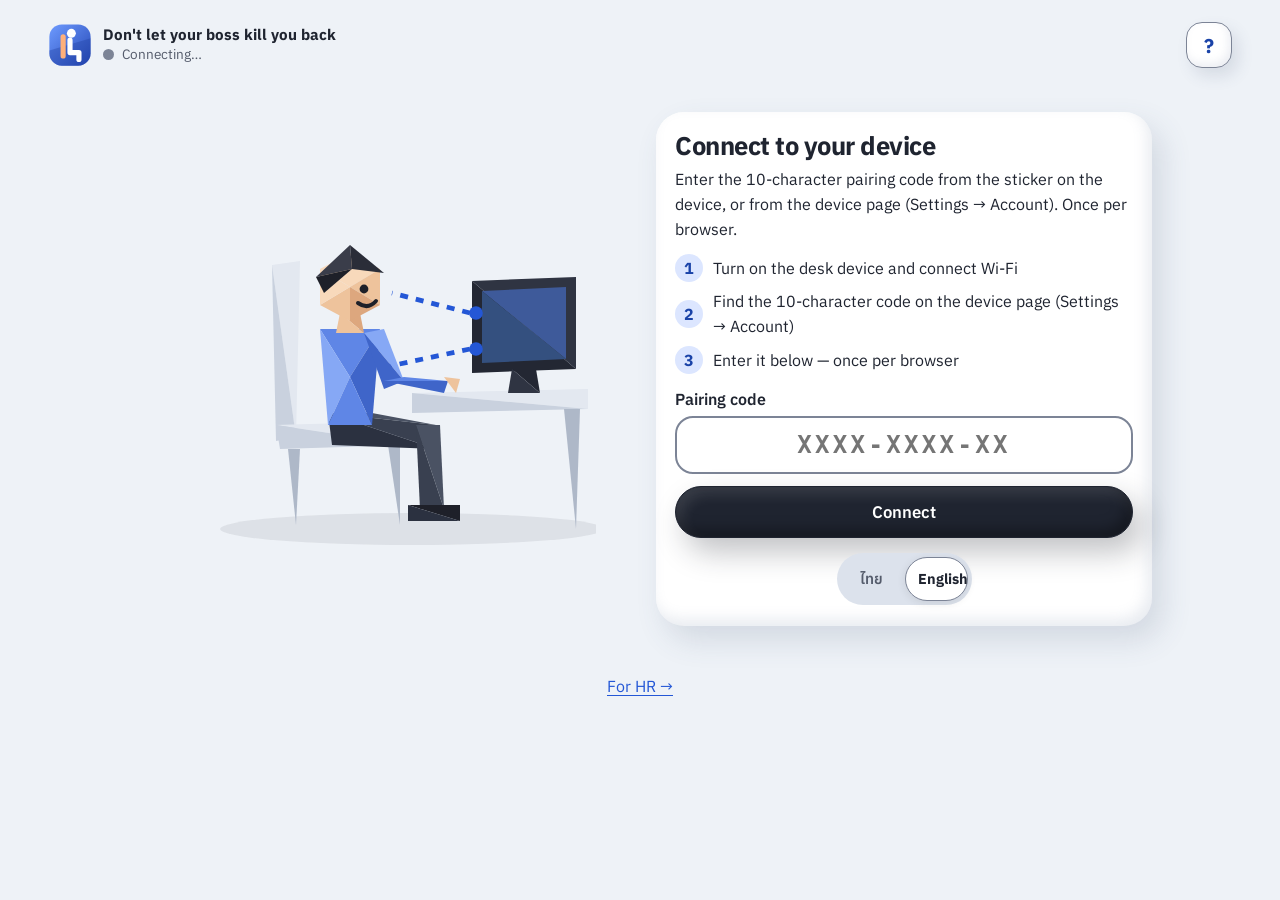
<file: index.html>
<!DOCTYPE html>
<html lang="th" data-theme="light">
<head>
  <meta charset="utf-8">
  <meta name="viewport" content="width=device-width, initial-scale=1, viewport-fit=cover">
  <meta name="color-scheme" content="light dark">
  <title>Don't let your boss kill you back</title>
  <meta name="theme-color" content="#2447B5">
  <meta name="description" content="ดูท่านั่งและสถิติจากเครื่อง Posture Guard บนโต๊ะคุณ — ใช้ได้ทั้งมือถือและคอม">
  <link rel="icon" href="icons/logo.svg" type="image/svg+xml">
  <link rel="icon" href="icons/favicon-32.png" sizes="32x32" type="image/png">
  <link rel="apple-touch-icon" href="icons/apple-touch-icon.png">
  <link rel="manifest" href="manifest.webmanifest">
  <meta name="apple-mobile-web-app-capable" content="yes">
  <meta name="apple-mobile-web-app-title" content="Boss Back">
  <link rel="preconnect" href="https://fonts.googleapis.com">
  <link rel="preconnect" href="https://fonts.gstatic.com" crossorigin>
  <link rel="stylesheet" href="https://fonts.googleapis.com/css2?family=Anuphan:wght@400;500;600;700&display=swap">
  <link rel="stylesheet" href="style.css">
</head>
<body>
  <a class="skip" href="#main" data-i18n="skip">ข้ามไปเนื้อหาหลัก</a>

  <header class="topbar">
    <div class="brand">
      <svg width="44" height="44" viewBox="0 0 64 64" aria-hidden="true" focusable="false"><defs><linearGradient id="lg1" x1="0" y1="0" x2="1" y2="1"><stop offset="0" stop-color="#6E9BFF"/><stop offset="1" stop-color="#2447B5"/></linearGradient></defs><rect x="2" y="2" width="60" height="60" rx="18" fill="url(#lg1)"/><path d="M2 40 L62 22 V44 A18 18 0 0 1 44 62 H20 A18 18 0 0 1 2 44 Z" fill="#1F3E9E" opacity=".35"/><circle cx="34" cy="15" r="6.5" fill="#FFFFFF"/><path d="M32 25 V43 H45 V53" stroke="#FFFFFF" stroke-width="7.5" stroke-linecap="round" stroke-linejoin="round" fill="none"/><path d="M22 20 V48" stroke="#FFB07A" stroke-width="7.5" stroke-linecap="round"/></svg>
      <div class="brand-text">
        <p class="app-name">Don't let your boss kill you back</p>
        <p class="conn" id="conn"><span class="dot" aria-hidden="true"></span><span id="conn-text" data-i18n="conn_wait">กำลังเชื่อมต่อ…</span></p>
      </div>
    </div>
    <button type="button" class="help-btn" id="btn-help" aria-haspopup="dialog" data-i18n-aria="help_open" aria-label="วิธีการใช้งาน">?</button>
  </header>

  <p class="cfg-banner" id="cfg-banner" role="status" hidden></p>
  <div class="alert-banner" id="bad-banner" role="alert" hidden>
    <span class="tile" aria-hidden="true"><svg width="35" height="35" viewBox="0 0 48 48" aria-hidden="true"><defs><linearGradient id="cg2" x1="0" y1="0" x2="1" y2="1"><stop offset="0" stop-color="#FFC9A3"/><stop offset=".55" stop-color="#F28A4B"/><stop offset="1" stop-color="#C9622A"/></linearGradient><linearGradient id="cg3" x1="0" y1="0" x2="1" y2="1"><stop offset="0" stop-color="#CDBEFF"/><stop offset=".55" stop-color="#8B6FF0"/><stop offset="1" stop-color="#6449C9"/></linearGradient></defs><ellipse cx="24" cy="44" rx="13" ry="2.6" fill="#1F2430" opacity=".12"/><path d="M12 21a12 12 0 0 1 24 0c0 9 4 12 4 12H8s4-3 4-12z" fill="url(#cg2)"/><circle cx="24" cy="37" r="4" fill="#C9622A"/><ellipse cx="17" cy="16" rx="5" ry="2.4" fill="#FFFFFF" opacity=".55" transform="rotate(-30 17 16)"/><circle cx="36" cy="11" r="6" fill="url(#cg3)"/><circle cx="34.5" cy="9.5" r="1.6" fill="#FFFFFF" opacity=".7"/></svg></span>
    <div><p class="alert-title" data-i18n="hey">Hey! คุณนั่งผิดท่า</p><p class="alert-sub" id="bad-banner-text"></p></div>
  </div>
  <div class="net-banner" id="net-banner" role="status" hidden data-i18n="net_err">เชื่อมต่อไม่ได้ กำลังลองใหม่…</div>

  <main id="main" tabindex="-1">
    <!-- ================= 0. จับคู่เครื่อง ================= -->
    <section id="view-pair" class="view" aria-labelledby="h-pair" hidden>
      <div class="pair-wrap">
        <div class="pair-hero">
          <div class="pair-art lp-float" aria-hidden="true"><svg viewBox="0 0 220 180" aria-hidden="true" focusable="false"><ellipse cx="128" cy="170" rx="96" ry="8" fill="#1F2430" opacity=".08"/><polygon points="58,38 72,36 70,124" fill="#E3E8F0"/><polygon points="58,38 70,124 60,126" fill="#C9D1DE"/><polygon points="60,118 128,116 126,128" fill="#E3E8F0"/><polygon points="60,118 126,128 62,130" fill="#C9D1DE"/><polygon points="66,130 72,130 70,168" fill="#AEB8C8"/><polygon points="116,128 122,128 122,168" fill="#AEB8C8"/><polygon points="128,102 216,100 216,110" fill="#E3E8F0"/><polygon points="128,102 216,110 128,112" fill="#C9D1DE"/><polygon points="204,110 212,110 210,170" fill="#AEB8C8"/><polygon points="158,46 210,44 210,90" fill="#2F3442"/><polygon points="158,46 210,90 158,92" fill="#232733"/><polygon points="163,51 205,49 205,85" fill="#3E5A9A"/><polygon points="163,51 205,85 163,87" fill="#34507F"/><polygon points="178,90 190,90 192,102" fill="#232733"/><polygon points="178,90 192,102 176,102" fill="#2F3442"/><circle cx="160" cy="62" r="3.4" fill="#2457D6"/><circle cx="160" cy="80" r="3.4" fill="#2457D6"/><path class="lp-beam" d="M157 62 L118 52" stroke="#2457D6" stroke-width="2.4" stroke-dasharray="4 4" fill="none"/><path class="lp-beam" d="M157 80 L110 90" stroke="#2457D6" stroke-width="2.4" stroke-dasharray="4 4" fill="none"/><polygon points="86,112 108,112 140,118" fill="#4A5263"/><polygon points="86,112 140,118 140,130" fill="#394050"/><polygon points="86,112 140,130 88,128" fill="#2B3140"/><polygon points="130,118 142,118 144,160" fill="#4A5263"/><polygon points="130,118 144,160 132,160" fill="#394050"/><polygon points="126,158 152,158 152,166" fill="#1E2029"/><polygon points="126,158 152,166 126,166" fill="#2B3140"/><g class="lp-body"><polygon points="82,70 112,70 97,94" fill="#5F86E6"/><polygon points="82,70 97,94 86,118" fill="#86A8F5"/><polygon points="112,70 97,94 108,118" fill="#3F65C9"/><polygon points="86,118 97,94 108,118" fill="#5F86E6"/><polygon points="92,62 102,62 104,72" fill="#DDA77E"/><polygon points="92,62 104,72 90,72" fill="#EEC39C"/><g class="lp-arm"><polygon points="104,72 114,70 124,96" fill="#86A8F5"/><polygon points="104,72 124,96 114,100" fill="#3F65C9"/><polygon points="114,96 124,94 146,96" fill="#5F86E6"/><polygon points="114,96 146,96 144,102" fill="#3F65C9"/><polygon points="144,94 152,95 150,102" fill="#EEC39C"/></g><g class="lp-head"><polygon points="97,49 97,32 112,40" fill="#F8D9BB"/><polygon points="97,49 112,40 112,58" fill="#EEC39C"/><polygon points="97,49 112,58 97,66" fill="#DDA77E"/><polygon points="97,49 97,66 82,58" fill="#EEC39C"/><polygon points="97,49 82,58 82,40" fill="#F8D9BB"/><polygon points="97,49 82,40 97,32" fill="#F8D9BB"/><polygon points="80,44 97,28 98,40" fill="#3A3D4A"/><polygon points="97,28 114,42 98,40" fill="#2A2D38"/><polygon points="80,44 98,40 84,52" fill="#1E2029"/><circle cx="104" cy="50" r="2.2" fill="#1E2029"/><path d="M101 57 q5 3.5 9 -1" stroke="#1E2029" stroke-width="2" fill="none" stroke-linecap="round"/></g></g></svg></div>
        </div>
        <div class="card pair-card">
          <h1 id="h-pair" data-i18n="pair_title">เชื่อมต่อกับเครื่องของคุณ</h1>
          <p data-i18n="pair_desc">กรอกรหัสจับคู่ 10 ตัวที่สติกเกอร์บนเครื่อง หรือในหน้าเครื่อง (ตั้งค่า → บัญชี) ทำครั้งเดียวต่อเบราว์เซอร์</p>
          <ol class="pair-steps">
            <li><span class="step-n" aria-hidden="true">1</span><span data-i18n="pair_s1">เปิดเครื่องบนโต๊ะ ต่อ Wi-Fi</span></li>
            <li><span class="step-n" aria-hidden="true">2</span><span data-i18n="pair_s2">ดูรหัส 10 ตัวในหน้าเครื่อง</span></li>
            <li><span class="step-n" aria-hidden="true">3</span><span data-i18n="pair_s3">กรอกรหัสด้านล่าง ทำครั้งเดียว</span></li>
          </ol>
          <form id="pair-form" novalidate>
            <label for="pair-code" data-i18n="pair_label">รหัสจับคู่</label>
            <input id="pair-code" name="code" type="text" autocomplete="off" autocapitalize="characters" spellcheck="false"
                   inputmode="text" maxlength="14" placeholder="XXXX-XXXX-XX" aria-describedby="pair-hint pair-err" required>
            <p class="hint" id="pair-hint"></p>
            <p class="err" id="pair-err" role="alert"></p>
            <button type="submit" class="btn dark block" id="btn-pair" data-i18n="pair_btn">เชื่อมต่อ</button>
          </form>
          <div class="pair-lang"><div class="seg small" role="group" aria-label="Language / ภาษา"><button type="button" class="seg-btn" data-lang="th" aria-pressed="true">ไทย</button><button type="button" class="seg-btn" data-lang="en" aria-pressed="false">English</button></div></div>
        </div>
        <p class="center"><a href="hr/" data-i18n="hr_link">สำหรับฝ่ายบุคคล (HR) →</a></p>
      </div>
    </section>

    <!-- ================= 1. วันนี้ ================= -->
    <section id="view-home" class="view" aria-labelledby="h-home" hidden>
      <div class="view-head"><p class="greet" id="greet"></p><h1 id="h-home" data-i18n="nav_home">วันนี้</h1></div>
      <div class="home-grid">
        <article class="hero" id="status-card" aria-labelledby="h-now">
          <div class="hero-top">
            <div class="hero-text">
              <p class="eyebrow" id="h-now" data-i18n="now">ตอนนี้</p>
              <h2 class="posture-name" id="posture-name">—</h2>
              <p class="posture-sub" id="posture-sub"></p>
              <span class="badge" id="posture-badge"></span>
            </div>
            <figure class="hero-art">
              <div class="lp-float" id="pose-svg" role="img" aria-label=""></div>
              <figcaption id="pose-cap" class="visually-hidden"></figcaption>
            </figure>
          </div>
          <p class="visually-hidden" id="posture-live" aria-live="polite"></p>
          <dl class="mini-grid">
            <div class="mini"><dt data-i18n="dist_h">ห่างหน้าจอ</dt><dd class="num"><span id="dist-val">—</span><span class="unit" data-i18n="cm">ซม.</span></dd><dd class="chip" id="dist-chip"></dd></div>
            <div class="mini"><dt data-i18n="judged">ตัดสินโดย</dt><dd class="txt" id="f-src">—</dd><dd class="note" data-i18n="every5">อัปเดตทันทีที่เครื่องตรวจ</dd></div>
            <div class="mini"><dt data-i18n="bad_for">ผิดท่าต่อเนื่อง</dt><dd class="txt" id="f-bad">—</dd></div>
            <div class="mini"><dt data-i18n="sit_for">นั่งต่อเนื่อง</dt><dd class="txt" id="f-sit">—</dd></div>
          </dl>
        </article>

        <article class="card relax-card" aria-labelledby="h-relax">
          <div class="card-head">
            <h2 id="h-relax" data-i18n="relax_h">มาเริ่ม relax กัน!!</h2>
            <button type="button" class="i-btn" id="btn-relax-info" aria-haspopup="dialog" data-i18n-aria="relax_info" aria-label="เราจะ relax ยังไง">i</button>
          </div>
          <div class="relax-row">
            <div class="ring">
              <svg viewBox="0 0 84 84" aria-hidden="true" focusable="false"><circle class="ring-bg" cx="42" cy="42" r="34"/><circle class="ring-fg" id="relax-ring" cx="42" cy="42" r="34" stroke-dasharray="213.6" stroke-dashoffset="213.6" transform="rotate(-90 42 42)"/></svg>
              <span class="ring-ic"><svg width="40" height="40" viewBox="0 0 48 48" aria-hidden="true"><defs><linearGradient id="cg4" x1="0" y1="0" x2="1" y2="1"><stop offset="0" stop-color="#8FB2FF"/><stop offset=".55" stop-color="#3C6BE8"/><stop offset="1" stop-color="#2A4FB8"/></linearGradient></defs><path d="M3 24s8-13 21-13 21 13 21 13-8 13-21 13S3 24 3 24z" fill="url(#cg4)"/><circle cx="24" cy="24" r="8" fill="#FFFFFF"/><circle cx="24" cy="24" r="4.5" fill="#1F2430"/><circle cx="26" cy="22" r="1.6" fill="#FFFFFF"/><ellipse cx="14" cy="18" rx="5" ry="2" fill="#FFFFFF" opacity=".55" transform="rotate(-30 14 18)"/></svg></span>
            </div>
            <div class="relax-text">
              <p class="timer" id="relax-timer" role="timer" aria-live="off">20:00</p>
              <p class="relax-rule" data-i18n="relax_rule">ทุก 20 นาที มองไกล 6 เมตร 20 วินาที</p>
            </div>
          </div>
          <div class="relax-btns">
            <button type="button" class="pill-btn" id="btn-relax-toggle"><svg viewBox="0 0 24 24" aria-hidden="true" focusable="false"><path id="relax-icon" d="M8 5v14l11-7z"/></svg><span id="relax-toggle-text" data-i18n="relax_play">เริ่มนับเวลา</span></button>
            <button type="button" class="ring-btn" data-cmd="relax_reset" data-i18n-aria="relax_reset" aria-label="เริ่มนับใหม่"><svg viewBox="0 0 24 24" aria-hidden="true" focusable="false" fill="none" stroke="currentColor" stroke-width="2.4" stroke-linecap="round" stroke-linejoin="round"><path d="M3 12a9 9 0 1 0 3-6.7L3 8"/><path d="M3 3v5h5"/></svg></button>
          </div>
          <p class="relax-state" id="relax-state" aria-live="polite"></p>
          <button type="button" class="btn session-cta" id="btn-session" aria-haspopup="dialog" aria-describedby="session-info"><span data-i18n="ses_start">เริ่มพักแบบมีคนพาทำ</span></button>
          <p class="session-info" id="session-info"></p>
        </article>

        <article class="card warn-card" id="calib-card" hidden aria-labelledby="h-calib">
          <div class="warn-head"><span class="tile" aria-hidden="true"><svg width="35" height="35" viewBox="0 0 48 48" aria-hidden="true"><defs><linearGradient id="cg5" x1="0" y1="0" x2="1" y2="1"><stop offset="0" stop-color="#FFC9A3"/><stop offset=".55" stop-color="#F28A4B"/><stop offset="1" stop-color="#C9622A"/></linearGradient><linearGradient id="cg6" x1="0" y1="0" x2="1" y2="1"><stop offset="0" stop-color="#8FB2FF"/><stop offset=".55" stop-color="#3C6BE8"/><stop offset="1" stop-color="#2A4FB8"/></linearGradient></defs><ellipse cx="24" cy="44" rx="13" ry="2.6" fill="#1F2430" opacity=".12"/><circle cx="23" cy="24" r="17" fill="url(#cg5)"/><circle cx="23" cy="24" r="11" fill="#FFFFFF" opacity=".9"/><circle cx="23" cy="24" r="6" fill="url(#cg5)"/><ellipse cx="15" cy="14" rx="5" ry="2.4" fill="#FFFFFF" opacity=".55" transform="rotate(-30 15 14)"/><path d="M24 23l15-15" stroke="#C9622A" stroke-width="3.4" stroke-linecap="round"/><path d="M35 6l6-1-1 6z" fill="url(#cg6)"/></svg></span><h2 id="h-calib" data-i18n="calib_h">ยังไม่ได้ปรับเทียบท่า</h2></div>
          <p data-i18n="calib_desc">นั่งหลังชิดพนัก ตัวตรง มองจอตรงๆ แล้วกดปุ่ม</p>
          <button type="button" class="btn dark" data-cmd="calibrate" data-i18n="calib_btn">ปรับเทียบท่า</button>
        </article>

        <article class="card path-card" aria-labelledby="h-path">
          <div class="card-head">
            <h2 id="h-path" data-i18n="path_h">เส้นทางท่านั่งวันนี้</h2>
            <span class="streak" id="streak" hidden><svg width="22" height="22" viewBox="0 0 48 48" aria-hidden="true"><defs><linearGradient id="cg7" x1="0" y1="0" x2="1" y2="1"><stop offset="0" stop-color="#FFE08A"/><stop offset=".55" stop-color="#F5B12E"/><stop offset="1" stop-color="#C9850F"/></linearGradient></defs><path d="M24 4l6 12.5 13.5 2-10 9.5 2.5 13.5L24 35l-12 6.5 2.5-13.5-10-9.5 13.5-2z" fill="url(#cg7)" stroke="#C9850F" stroke-width="1.5" stroke-linejoin="round"/><ellipse cx="20" cy="15" rx="4" ry="2" fill="#FFFFFF" opacity=".55" transform="rotate(-30 20 15)"/></svg><span id="streak-text"></span></span>
          </div>
          <div class="path-big">
            <p class="big-pct" id="today-pct">—</p>
            <p class="path-note"><span id="today-note"></span><br><span class="delta" id="today-delta"></span></p>
          </div>
          <div class="timeline" id="timeline" role="img" aria-label=""></div>
          <div class="tl-axis" id="tl-axis" aria-hidden="true"></div>
          <div class="legend">
            <span><i class="sw-good" aria-hidden="true"></i><span data-i18n="good_time">ท่าถูก</span></span>
            <span><i class="sw-bad" aria-hidden="true"></i><span data-i18n="bad_time">ท่าผิด</span></span>
            <span><i class="sw-idle" aria-hidden="true"></i><span data-i18n="idle_time">ไม่ได้นั่ง / ลุกพัก</span></span>
          </div>
        </article>
      </div>
    </section>

    <!-- ================= 2. สถิติ ================= -->
    <section id="view-stats" class="view" aria-labelledby="h-stats" hidden>
      <div class="view-head"><p class="greet" id="stats-range"></p><h1 id="h-stats" data-i18n="nav_stats">สถิติ</h1></div>
      <div class="seg big" role="group" data-i18n-aria="range" aria-label="ช่วงเวลา">
        <button type="button" class="seg-btn" id="seg-day" aria-pressed="false" data-i18n="daily">รายวัน</button>
        <button type="button" class="seg-btn" id="seg-week" aria-pressed="true" data-i18n="weekly">รายสัปดาห์</button>
      </div>
      <div class="stats-grid">
        <article class="hero summary" aria-labelledby="h-sum">
          <h2 class="eyebrow" id="h-sum" data-i18n="sum_h">ท่าถูกเฉลี่ย 7 วัน</h2>
          <div class="sum-top"><p class="sum-pct" id="sum-pct">—</p><span class="pill" id="sum-delta" hidden></span></div>
          <dl class="mini-grid three">
            <div class="mini"><dt data-i18n="sum_sit">นั่งรวม</dt><dd class="txt" id="sum-sit">—</dd></div>
            <div class="mini"><dt data-i18n="sum_alerts">ถูกเตือน</dt><dd class="txt" id="sum-alerts">—</dd></div>
            <div class="mini"><dt data-i18n="sum_breaks">ลุกพัก</dt><dd class="txt" id="sum-breaks">—</dd></div>
          </dl>
        </article>

        <article class="card chart-card" aria-labelledby="h-chart">
          <div class="card-head"><h2 id="h-chart">—</h2></div>
          <p class="tip" id="chart-tip" role="status" aria-live="polite"></p>
          <div class="chart-wrap" id="chart"></div>
          <div class="day-btns" id="day-btns"></div>
          <div class="legend">
            <span><i class="sw-good" aria-hidden="true"></i><span data-i18n="good_time">ท่าถูก</span></span>
            <span><i class="sw-bad" aria-hidden="true"></i><span data-i18n="bad_time">ท่าผิด</span></span>
          </div>
          <details class="table-toggle">
            <summary data-i18n="as_table">แสดงเป็นตาราง</summary>
            <div class="table-wrap" id="chart-table"></div>
          </details>
        </article>

        <article class="card insight" aria-labelledby="h-ins">
          <span class="tile" aria-hidden="true"><svg width="35" height="35" viewBox="0 0 48 48" aria-hidden="true"><defs><linearGradient id="cg8" x1="0" y1="0" x2="1" y2="1"><stop offset="0" stop-color="#FFE08A"/><stop offset=".55" stop-color="#F5B12E"/><stop offset="1" stop-color="#C9850F"/></linearGradient></defs><ellipse cx="24" cy="44" rx="13" ry="2.6" fill="#1F2430" opacity=".12"/><path d="M24 4a14 14 0 0 0-8 25.5V34h16v-4.5A14 14 0 0 0 24 4z" fill="url(#cg8)"/><rect x="17" y="35" width="14" height="4" rx="2" fill="#8C95A8"/><rect x="19" y="40" width="10" height="3.5" rx="1.75" fill="#6B7487"/><ellipse cx="17" cy="12" rx="5" ry="2.4" fill="#FFFFFF" opacity=".55" transform="rotate(-30 17 12)"/><path d="M24 14v10M20 20l4 4 4-4" stroke="#FFFFFF" stroke-width="2.8" fill="none" stroke-linecap="round" stroke-linejoin="round"/></svg></span>
          <div><h2 id="h-ins" data-i18n="ins_h">ข้อสังเกต</h2><p id="insight-text"></p></div>
        </article>

        <article class="card" aria-labelledby="h-total">
          <h2 id="h-total" data-i18n="total_h">เวลานั่งทั้งหมด/วัน</h2>
          <ul class="day-list" id="day-list"></ul>
        </article>
      </div>
    </section>

    <!-- ================= 3. ตั้งค่า ================= -->
    <section id="view-settings" class="view" aria-labelledby="h-settings" hidden>
      <div class="view-head"><p class="greet" data-i18n="settings_greet">ปรับให้เหมาะกับคุณ</p><h1 id="h-settings" data-i18n="nav_settings">ตั้งค่า</h1></div>
      <div class="settings-grid">
      <article class="card group" aria-labelledby="h-app">
        <h2 id="h-app" data-i18n="app_h">แอปนี้</h2>
        <div class="row">
          <span class="tile" aria-hidden="true"><svg width="34" height="34" viewBox="0 0 48 48" aria-hidden="true"><defs><linearGradient id="cg9" x1="0" y1="0" x2="1" y2="1"><stop offset="0" stop-color="#CDBEFF"/><stop offset=".55" stop-color="#8B6FF0"/><stop offset="1" stop-color="#6449C9"/></linearGradient><linearGradient id="cg10" x1="0" y1="0" x2="1" y2="1"><stop offset="0" stop-color="#8FB2FF"/><stop offset=".55" stop-color="#3C6BE8"/><stop offset="1" stop-color="#2A4FB8"/></linearGradient></defs><ellipse cx="24" cy="44" rx="13" ry="2.6" fill="#1F2430" opacity=".12"/><rect x="4" y="7" width="26" height="20" rx="9" fill="url(#cg9)"/><path d="M10 25l-3 7 8-6z" fill="#6449C9"/><ellipse cx="12" cy="11" rx="5" ry="2.2" fill="#FFFFFF" opacity=".55" transform="rotate(-30 12 11)"/><text x="17" y="22" font-size="13" font-weight="700" text-anchor="middle" fill="#FFFFFF" font-family="Anuphan,sans-serif">ก</text><rect x="18" y="18" width="26" height="20" rx="9" fill="url(#cg10)"/><path d="M38 36l3 6-8-5z" fill="#2A4FB8"/><ellipse cx="26" cy="22" rx="5" ry="2.2" fill="#FFFFFF" opacity=".55" transform="rotate(-30 26 22)"/><text x="31" y="33" font-size="13" font-weight="700" text-anchor="middle" fill="#FFFFFF" font-family="Anuphan,sans-serif">A</text></svg></span>
          <span class="row-text"><span class="row-title" id="lbl-lang">Language</span></span>
          <div class="seg small" role="group" aria-labelledby="lbl-lang"><button type="button" class="seg-btn" data-lang="th" aria-pressed="true">TH</button><button type="button" class="seg-btn" data-lang="en" aria-pressed="false">EN</button></div>
        </div>
        <div class="row">
          <span class="tile" aria-hidden="true"><svg width="34" height="34" viewBox="0 0 48 48" aria-hidden="true"><defs><linearGradient id="cg11" x1="0" y1="0" x2="1" y2="1"><stop offset="0" stop-color="#CDBEFF"/><stop offset=".55" stop-color="#8B6FF0"/><stop offset="1" stop-color="#6449C9"/></linearGradient></defs><ellipse cx="24" cy="44" rx="13" ry="2.6" fill="#1F2430" opacity=".12"/><rect x="5" y="6" width="38" height="34" rx="12" fill="url(#cg11)"/><ellipse cx="14" cy="11" rx="7" ry="2.6" fill="#FFFFFF" opacity=".55" transform="rotate(-30 14 11)"/><text x="18" y="33" font-size="22" font-weight="700" text-anchor="middle" fill="#FFFFFF" font-family="Anuphan,sans-serif">A</text><text x="32" y="33" font-size="14" font-weight="700" text-anchor="middle" fill="#FFFFFF" opacity=".9" font-family="Anuphan,sans-serif">a</text></svg></span>
          <span class="row-text"><span class="row-title" id="lbl-font" data-i18n="font">ขนาดตัวอักษร</span></span>
          <div class="seg small" role="group" aria-labelledby="lbl-font"><button type="button" class="seg-btn" data-font="1" aria-pressed="true" data-i18n="font_n">ปกติ</button><button type="button" class="seg-btn" data-font="1.15" aria-pressed="false" data-i18n="font_l">ใหญ่</button><button type="button" class="seg-btn" data-font="1.3" aria-pressed="false" data-i18n="font_xl">ใหญ่มาก</button></div>
        </div>
        <div class="row">
          <span class="tile" aria-hidden="true"><svg width="34" height="34" viewBox="0 0 48 48" aria-hidden="true"><defs><linearGradient id="cg12" x1="0" y1="0" x2="1" y2="1"><stop offset="0" stop-color="#FFE08A"/><stop offset=".55" stop-color="#F5B12E"/><stop offset="1" stop-color="#C9850F"/></linearGradient><linearGradient id="cg13" x1="0" y1="0" x2="1" y2="1"><stop offset="0" stop-color="#CDBEFF"/><stop offset=".55" stop-color="#8B6FF0"/><stop offset="1" stop-color="#6449C9"/></linearGradient></defs><ellipse cx="24" cy="44" rx="13" ry="2.6" fill="#1F2430" opacity=".12"/><circle cx="24" cy="23" r="16" fill="url(#cg12)"/><path d="M24 7a16 16 0 0 1 0 32z" fill="url(#cg13)"/><path d="M31 15a7 7 0 1 0 5 11 8.5 8.5 0 0 1-5-11z" fill="#FFFFFF" opacity=".95"/><ellipse cx="15" cy="14" rx="5" ry="2.4" fill="#FFFFFF" opacity=".55" transform="rotate(-30 15 14)"/></svg></span>
          <span class="row-text"><span class="row-title" id="lbl-theme" data-i18n="theme">ธีม</span></span>
          <div class="seg small" role="group" aria-labelledby="lbl-theme"><button type="button" class="seg-btn" data-theme-btn="light" aria-pressed="true" data-i18n="light">สว่าง</button><button type="button" class="seg-btn" data-theme-btn="dark" aria-pressed="false" data-i18n="dark">มืด</button></div>
        </div>
      </article>

      <form id="dev-form" class="settings-form" novalidate>
      <article class="card group" aria-labelledby="h-ch">
        <h2 id="h-ch" data-i18n="ch_h">ช่องทางแจ้งเตือน</h2>
        <div class="row">
          <span class="tile" aria-hidden="true"><svg width="34" height="34" viewBox="0 0 48 48" aria-hidden="true"><defs><linearGradient id="cg14" x1="0" y1="0" x2="1" y2="1"><stop offset="0" stop-color="#8FB2FF"/><stop offset=".55" stop-color="#3C6BE8"/><stop offset="1" stop-color="#2A4FB8"/></linearGradient><linearGradient id="cg15" x1="0" y1="0" x2="1" y2="1"><stop offset="0" stop-color="#FFC9A3"/><stop offset=".55" stop-color="#F28A4B"/><stop offset="1" stop-color="#C9622A"/></linearGradient></defs><ellipse cx="24" cy="44" rx="13" ry="2.6" fill="#1F2430" opacity=".12"/><rect x="4" y="12" width="40" height="24" rx="8" fill="url(#cg14)"/><ellipse cx="12" cy="16" rx="5" ry="2" fill="#FFFFFF" opacity=".55" transform="rotate(-30 12 16)"/><circle cx="16" cy="24" r="7" fill="#FFFFFF"/><circle cx="16" cy="24" r="3.4" fill="#2A4FB8"/><circle cx="32" cy="24" r="7" fill="#FFFFFF"/><circle cx="32" cy="24" r="3.4" fill="#2A4FB8"/><path d="M30 8a9 9 0 0 1 9 4M33 4a14 14 0 0 1 10 6" stroke="url(#cg15)" stroke-width="3" fill="none" stroke-linecap="round"/></svg></span>
          <span class="row-text"><span class="row-title" id="lbl-muted" data-i18n="sound_on">เสียงเตือนที่เครื่อง</span><span class="sub"><span data-i18n="sound_sub">buzzer ดังเมื่อผิดท่าต่อเนื่อง</span></span></span>
          <button type="button" class="switch" id="sw-sound" role="switch" aria-checked="true" aria-labelledby="lbl-muted"><span aria-hidden="true"></span></button>
        </div>
        <div class="row">
          <span class="tile" aria-hidden="true"><svg width="34" height="34" viewBox="0 0 48 48" aria-hidden="true"><defs><linearGradient id="cg16" x1="0" y1="0" x2="1" y2="1"><stop offset="0" stop-color="#FFC9A3"/><stop offset=".55" stop-color="#F28A4B"/><stop offset="1" stop-color="#C9622A"/></linearGradient><linearGradient id="cg17" x1="0" y1="0" x2="1" y2="1"><stop offset="0" stop-color="#CDBEFF"/><stop offset=".55" stop-color="#8B6FF0"/><stop offset="1" stop-color="#6449C9"/></linearGradient></defs><ellipse cx="24" cy="44" rx="13" ry="2.6" fill="#1F2430" opacity=".12"/><path d="M12 21a12 12 0 0 1 24 0c0 9 4 12 4 12H8s4-3 4-12z" fill="url(#cg16)"/><circle cx="24" cy="37" r="4" fill="#C9622A"/><ellipse cx="17" cy="16" rx="5" ry="2.4" fill="#FFFFFF" opacity=".55" transform="rotate(-30 17 16)"/><circle cx="36" cy="11" r="6" fill="url(#cg17)"/><circle cx="34.5" cy="9.5" r="1.6" fill="#FFFFFF" opacity=".7"/></svg></span>
          <span class="row-text"><span class="row-title" id="lbl-noti" data-i18n="web_noti">แจ้งเตือนบนเว็บ</span><span class="sub"><span id="noti-hint" data-i18n="noti_now">มีผลทันทีบนเบราว์เซอร์นี้</span></span></span>
          <button type="button" class="switch" id="sw-noti" role="switch" aria-checked="false" aria-labelledby="lbl-noti" aria-describedby="noti-hint noti-ios"><span aria-hidden="true"></span></button>
        </div>
        <p class="warn-text" id="noti-ios" data-i18n="noti_ios" hidden></p>
        <div class="row">
          <span class="tile" aria-hidden="true"><svg width="34" height="34" viewBox="0 0 48 48" aria-hidden="true"><defs><linearGradient id="cg18" x1="0" y1="0" x2="1" y2="1"><stop offset="0" stop-color="#8FB2FF"/><stop offset=".55" stop-color="#3C6BE8"/><stop offset="1" stop-color="#2A4FB8"/></linearGradient><linearGradient id="cg19" x1="0" y1="0" x2="1" y2="1"><stop offset="0" stop-color="#FFC9A3"/><stop offset=".55" stop-color="#F28A4B"/><stop offset="1" stop-color="#C9622A"/></linearGradient></defs><ellipse cx="24" cy="44" rx="13" ry="2.6" fill="#1F2430" opacity=".12"/><rect x="13" y="4" width="22" height="38" rx="7" fill="url(#cg18)"/><rect x="16.5" y="9" width="15" height="23" rx="3" fill="#FFFFFF" opacity=".9"/><rect x="19" y="13" width="10" height="3" rx="1.5" fill="#2A4FB8" opacity=".5"/><rect x="19" y="19" width="7" height="3" rx="1.5" fill="#2A4FB8" opacity=".35"/><ellipse cx="18" cy="8" rx="3.5" ry="1.6" fill="#FFFFFF" opacity=".55" transform="rotate(-30 18 8)"/><circle cx="35" cy="9" r="6" fill="url(#cg19)"/><circle cx="33.6" cy="7.6" r="1.6" fill="#FFFFFF" opacity=".7"/></svg></span>
          <span class="row-text"><span class="row-title" id="lbl-push" data-i18n="push">แจ้งเตือนเข้ามือถือ (ntfy)</span><span class="sub"><span id="push-hint"></span></span></span>
          <button type="button" class="switch" id="sw-push" role="switch" aria-checked="false" aria-labelledby="lbl-push" aria-describedby="push-hint"><span aria-hidden="true"></span></button>
        </div>
      </article>

      <article class="card group" aria-labelledby="h-rule">
        <h2 id="h-rule" data-i18n="rule_h">เกณฑ์ท่านั่ง</h2>
        <div class="row field-row">
          <span class="tile" aria-hidden="true"><svg width="34" height="34" viewBox="0 0 48 48" aria-hidden="true"><defs><linearGradient id="cg29" x1="0" y1="0" x2="1" y2="1"><stop offset="0" stop-color="#9BEBD2"/><stop offset=".55" stop-color="#33B98F"/><stop offset="1" stop-color="#1F8A69"/></linearGradient><linearGradient id="cg30" x1="0" y1="0" x2="1" y2="1"><stop offset="0" stop-color="#FFC9A3"/><stop offset=".55" stop-color="#F28A4B"/><stop offset="1" stop-color="#C9622A"/></linearGradient></defs><ellipse cx="24" cy="44" rx="13" ry="2.6" fill="#1F2430" opacity=".12"/><rect x="19" y="3" width="10" height="6" rx="3" fill="#1F8A69"/><circle cx="24" cy="26" r="16" fill="url(#cg29)"/><circle cx="24" cy="26" r="11" fill="#FFFFFF" opacity=".92"/><path d="M24 26V17a9 9 0 0 1 9 9z" fill="url(#cg30)"/><circle cx="24" cy="26" r="2.4" fill="#1F8A69"/><ellipse cx="15" cy="17" rx="4.5" ry="2.2" fill="#FFFFFF" opacity=".55" transform="rotate(-30 15 17)"/></svg></span>
          <span class="row-text"><label class="row-title" for="in-bad" data-i18n="bad_seconds">เตือนเมื่อผิดท่าต่อเนื่อง (วินาที)</label><span class="err" id="err-bad"></span></span>
          <input id="in-bad" class="num-in" type="number" inputmode="numeric" min="3" max="600" step="1" aria-describedby="err-bad">
        </div>
        <div class="row field-row">
          <span class="tile" aria-hidden="true"><svg width="34" height="34" viewBox="0 0 48 48" aria-hidden="true"><defs><linearGradient id="cg31" x1="0" y1="0" x2="1" y2="1"><stop offset="0" stop-color="#9BEBD2"/><stop offset=".55" stop-color="#33B98F"/><stop offset="1" stop-color="#1F8A69"/></linearGradient><linearGradient id="cg32" x1="0" y1="0" x2="1" y2="1"><stop offset="0" stop-color="#8FB2FF"/><stop offset=".55" stop-color="#3C6BE8"/><stop offset="1" stop-color="#2A4FB8"/></linearGradient></defs><ellipse cx="24" cy="44" rx="13" ry="2.6" fill="#1F2430" opacity=".12"/><circle cx="24" cy="24" r="18" fill="url(#cg31)"/><ellipse cx="16" cy="14" rx="6" ry="2.6" fill="#FFFFFF" opacity=".55" transform="rotate(-30 16 14)"/><circle cx="26" cy="12.5" r="3.6" fill="#FFFFFF"/><path d="M23 18l-5 6 3 2 3-3 1.5 5-4 9h3.5l3.5-7 3 7h3.5l-4-11-1.5-7z" fill="#FFFFFF"/></svg></span>
          <span class="row-text"><label class="row-title" for="in-sit" data-i18n="sit_minutes">เตือนให้ลุกพักทุก (นาที)</label><span class="err" id="err-sit"></span></span>
          <input id="in-sit" class="num-in" type="number" inputmode="numeric" min="10" max="180" step="1" aria-describedby="err-sit">
        </div>
        <fieldset class="row field-row screen-row">
          <span class="tile" aria-hidden="true"><svg width="34" height="34" viewBox="0 0 48 48" aria-hidden="true"><defs><linearGradient id="cg21" x1="0" y1="0" x2="1" y2="1"><stop offset="0" stop-color="#8FB2FF"/><stop offset=".55" stop-color="#3C6BE8"/><stop offset="1" stop-color="#2A4FB8"/></linearGradient><linearGradient id="cg22" x1="0" y1="0" x2="1" y2="1"><stop offset="0" stop-color="#FFC9A3"/><stop offset=".55" stop-color="#F28A4B"/><stop offset="1" stop-color="#C9622A"/></linearGradient></defs><ellipse cx="24" cy="44" rx="13" ry="2.6" fill="#1F2430" opacity=".12"/><rect x="18" y="6" width="26" height="19" rx="5" fill="url(#cg21)"/><rect x="21" y="9" width="20" height="13" rx="2.5" fill="#FFFFFF" opacity=".88"/><rect x="28" y="25" width="6" height="5" fill="#2A4FB8"/><circle cx="9" cy="14" r="6" fill="url(#cg22)"/><ellipse cx="23" cy="9" rx="4" ry="1.8" fill="#FFFFFF" opacity=".55" transform="rotate(-30 23 9)"/><path d="M8 36h32" stroke="#2A4FB8" stroke-width="3" stroke-linecap="round"/><path d="M12 32l-4 4 4 4M36 32l4 4-4 4" stroke="#2A4FB8" stroke-width="3" fill="none" stroke-linecap="round" stroke-linejoin="round"/></svg></span>
          <span class="row-text"><legend class="row-title" data-i18n="screen_range">ระยะจอที่เหมาะ (ซม.)</legend><span class="sub" data-i18n="screen_sub">OSHA แนะนำ 50–100</span><span class="err" id="err-screen"></span></span>
          <span class="pair-inputs">
            <label for="in-smin" class="visually-hidden" data-i18n="min">ใกล้สุด</label>
            <input id="in-smin" class="num-in" type="number" inputmode="numeric" min="30" max="90" step="1" aria-describedby="err-screen">
            <span aria-hidden="true">–</span>
            <label for="in-smax" class="visually-hidden" data-i18n="max">ไกลสุด</label>
            <input id="in-smax" class="num-in" type="number" inputmode="numeric" min="50" max="150" step="1" aria-describedby="err-screen">
          </span>
        </fieldset>
        <div class="row">
          <span class="tile" aria-hidden="true"><svg width="34" height="34" viewBox="0 0 48 48" aria-hidden="true"><defs><linearGradient id="cg20" x1="0" y1="0" x2="1" y2="1"><stop offset="0" stop-color="#8FB2FF"/><stop offset=".55" stop-color="#3C6BE8"/><stop offset="1" stop-color="#2A4FB8"/></linearGradient></defs><path d="M3 24s8-13 21-13 21 13 21 13-8 13-21 13S3 24 3 24z" fill="url(#cg20)"/><circle cx="24" cy="24" r="8" fill="#FFFFFF"/><circle cx="24" cy="24" r="4.5" fill="#1F2430"/><circle cx="26" cy="22" r="1.6" fill="#FFFFFF"/><ellipse cx="14" cy="18" rx="5" ry="2" fill="#FFFFFF" opacity=".55" transform="rotate(-30 14 18)"/></svg></span>
          <span class="row-text"><span class="row-title" id="lbl-eye" data-i18n="eye_auto">พักสายตา 20-20-20 อัตโนมัติ</span></span>
          <button type="button" class="switch" id="sw-eye" role="switch" aria-checked="true" aria-labelledby="lbl-eye"><span aria-hidden="true"></span></button>
        </div>
        <div class="save-row"><button type="submit" class="btn dark" id="btn-save" data-i18n="save">บันทึก</button><p class="ok-msg" id="save-msg" role="status" aria-live="polite"></p></div>
      </article>
      </form>

      <article class="card group" aria-labelledby="h-desk">
        <h2 id="h-desk" data-i18n="desk_h">เครื่องบนโต๊ะ</h2>
        <div class="row">
          <span class="tile" aria-hidden="true"><svg width="34" height="34" viewBox="0 0 48 48" aria-hidden="true"><defs><linearGradient id="cg23" x1="0" y1="0" x2="1" y2="1"><stop offset="0" stop-color="#FFC9A3"/><stop offset=".55" stop-color="#F28A4B"/><stop offset="1" stop-color="#C9622A"/></linearGradient><linearGradient id="cg24" x1="0" y1="0" x2="1" y2="1"><stop offset="0" stop-color="#8FB2FF"/><stop offset=".55" stop-color="#3C6BE8"/><stop offset="1" stop-color="#2A4FB8"/></linearGradient></defs><ellipse cx="24" cy="44" rx="13" ry="2.6" fill="#1F2430" opacity=".12"/><circle cx="23" cy="24" r="17" fill="url(#cg23)"/><circle cx="23" cy="24" r="11" fill="#FFFFFF" opacity=".9"/><circle cx="23" cy="24" r="6" fill="url(#cg23)"/><ellipse cx="15" cy="14" rx="5" ry="2.4" fill="#FFFFFF" opacity=".55" transform="rotate(-30 15 14)"/><path d="M24 23l15-15" stroke="#C9622A" stroke-width="3.4" stroke-linecap="round"/><path d="M35 6l6-1-1 6z" fill="url(#cg24)"/></svg></span>
          <span class="row-text"><span class="row-title" data-i18n="calib_btn">ปรับเทียบท่า</span><span class="sub"><span id="cal-sub" data-i18n="calib_row">นั่งหลังชิดพนัก ตัวตรง แล้วกด</span></span></span>
          <button type="button" class="btn dark sm" data-cmd="calibrate" aria-describedby="cal-sub"><span data-i18n="start">เริ่ม</span><span class="visually-hidden" data-i18n="calib_btn">ปรับเทียบท่า</span></button>
        </div>
        <div class="row">
          <span class="tile" aria-hidden="true"><svg width="34" height="34" viewBox="0 0 48 48" aria-hidden="true"><defs><linearGradient id="cg25" x1="0" y1="0" x2="1" y2="1"><stop offset="0" stop-color="#8FB2FF"/><stop offset=".55" stop-color="#3C6BE8"/><stop offset="1" stop-color="#2A4FB8"/></linearGradient></defs><ellipse cx="24" cy="44" rx="13" ry="2.6" fill="#1F2430" opacity=".12"/><path d="M6 18h7l10-8v26l-10-8H6z" fill="url(#cg25)"/><ellipse cx="14" cy="17" rx="4" ry="2" fill="#FFFFFF" opacity=".55" transform="rotate(-30 14 17)"/><path d="M29 17a8 8 0 0 1 0 12" stroke="#33B98F" stroke-width="4" fill="none" stroke-linecap="round"/><path d="M34 12a15 15 0 0 1 0 22" stroke="#9BEBD2" stroke-width="4" fill="none" stroke-linecap="round"/></svg></span>
          <span class="row-text"><span class="row-title" data-i18n="test_buzzer">ทดสอบเสียงเครื่อง</span><span class="sub"><span id="test-sub" data-i18n="test_row">เครื่องจะปี๊บภายใน ~10 วินาที</span></span></span>
          <button type="button" class="btn sm" data-cmd="test_buzzer" aria-describedby="test-sub"><span data-i18n="test">ทดสอบ</span><span class="visually-hidden" data-i18n="test_buzzer">ทดสอบเสียงเครื่อง</span></button>
        </div>
      </article>

      <article class="card group" aria-labelledby="h-rep">
        <h2 id="h-rep" data-i18n="report_h">รายงาน</h2>
        <div class="row">
          <span class="tile" aria-hidden="true"><svg width="34" height="34" viewBox="0 0 48 48" aria-hidden="true"><defs><linearGradient id="cg27" x1="0" y1="0" x2="1" y2="1"><stop offset="0" stop-color="#9BEBD2"/><stop offset=".55" stop-color="#33B98F"/><stop offset="1" stop-color="#1F8A69"/></linearGradient><linearGradient id="cg28" x1="0" y1="0" x2="1" y2="1"><stop offset="0" stop-color="#8FB2FF"/><stop offset=".55" stop-color="#3C6BE8"/><stop offset="1" stop-color="#2A4FB8"/></linearGradient></defs><ellipse cx="24" cy="44" rx="13" ry="2.6" fill="#1F2430" opacity=".12"/><path d="M10 4h19l10 10v28a3 3 0 0 1-3 3H10a3 3 0 0 1-3-3V7a3 3 0 0 1 3-3z" fill="url(#cg27)"/><path d="M29 4v10h10z" fill="#1F8A69"/><ellipse cx="14" cy="10" rx="4" ry="2" fill="#FFFFFF" opacity=".55" transform="rotate(-30 14 10)"/><rect x="12" y="19" width="16" height="3" rx="1.5" fill="#FFFFFF" opacity=".9"/><circle cx="31" cy="34" r="8" fill="url(#cg28)"/><path d="M31 30v7M28 34.5l3 3 3-3" stroke="#FFFFFF" stroke-width="2.6" fill="none" stroke-linecap="round" stroke-linejoin="round"/></svg></span>
          <span class="row-text"><span class="row-title" id="lbl-report" data-i18n="report_send">ส่งออกสถิติ</span></span>
          <span class="btn-row tight" role="group" aria-labelledby="lbl-report"><a class="btn sm icon-only" id="btn-mail" href="mailto:" data-i18n-aria="mail" aria-label="ส่งรายงานทางอีเมล"><svg viewBox="0 0 24 24" aria-hidden="true" focusable="false" fill="none" stroke="currentColor" stroke-width="2" stroke-linecap="round" stroke-linejoin="round"><path d='M3 6h18v12H3z'/><path d='M3 7l9 6 9-6'/></svg></a><button type="button" class="btn sm" id="btn-csv" data-i18n="csv">CSV</button></span>
        </div>
      </article>

      <article class="card group" aria-labelledby="h-account">
        <h2 id="h-account" data-i18n="account_h">บัญชีของฉัน</h2>
        <div class="row"><span class="tile" aria-hidden="true"><svg width="34" height="34" viewBox="0 0 48 48" aria-hidden="true"><defs><linearGradient id="cg33" x1="0" y1="0" x2="1" y2="1"><stop offset="0" stop-color="#8FB2FF"/><stop offset=".55" stop-color="#3C6BE8"/><stop offset="1" stop-color="#2A4FB8"/></linearGradient><linearGradient id="cg34" x1="0" y1="0" x2="1" y2="1"><stop offset="0" stop-color="#CDBEFF"/><stop offset=".55" stop-color="#8B6FF0"/><stop offset="1" stop-color="#6449C9"/></linearGradient></defs><ellipse cx="24" cy="44" rx="13" ry="2.6" fill="#1F2430" opacity=".12"/><path d="M6 42V12a3 3 0 0 1 2-3l14-5v38z" fill="url(#cg33)"/><rect x="11" y="14" width="4" height="4" rx="1" fill="#FFFFFF" opacity=".9"/><rect x="11" y="21" width="4" height="4" rx="1" fill="#FFFFFF" opacity=".9"/><rect x="11" y="28" width="4" height="4" rx="1" fill="#FFFFFF" opacity=".9"/><rect x="18" y="14" width="4" height="4" rx="1" fill="#FFFFFF" opacity=".9"/><rect x="18" y="21" width="4" height="4" rx="1" fill="#FFFFFF" opacity=".9"/><rect x="18" y="28" width="4" height="4" rx="1" fill="#FFFFFF" opacity=".9"/><ellipse cx="12" cy="10" rx="3" ry="1.6" fill="#FFFFFF" opacity=".55" transform="rotate(-30 12 10)"/><rect x="22" y="18" width="20" height="24" rx="4" fill="url(#cg34)"/><rect x="27" y="23" width="4" height="4" rx="1" fill="#FFFFFF" opacity=".9"/><rect x="27" y="30" width="4" height="4" rx="1" fill="#FFFFFF" opacity=".9"/><rect x="34" y="23" width="4" height="4" rx="1" fill="#FFFFFF" opacity=".9"/><rect x="34" y="30" width="4" height="4" rx="1" fill="#FFFFFF" opacity=".9"/></svg></span><span class="row-text"><span class="row-title" id="acc-status"></span><span class="sub" id="acc-desk"></span></span></div>
        <div class="btn-row">
          <button type="button" class="btn" id="btn-join" aria-haspopup="dialog" data-i18n="join">เข้าร่วมบริษัท</button>
          <button type="button" class="btn" id="btn-leave" hidden data-i18n="leave">ออกจากบริษัท</button>
          <button type="button" class="btn danger" id="btn-unpair" data-i18n="unpair">ยกเลิกจับคู่เบราว์เซอร์นี้</button>
        </div>
        <p class="ok-msg" id="acc-msg" role="status" aria-live="polite"></p>
      </article>
      </div>
      <p class="center"><a href="hr/" data-i18n="hr_link">สำหรับฝ่ายบุคคล (HR) →</a></p>
    </section>
  </main>

  <nav class="tabbar" id="tabbar" data-i18n-aria="nav" aria-label="เมนูหลัก" hidden>
    <div class="side-brand"><svg width="52" height="52" viewBox="0 0 64 64" aria-hidden="true" focusable="false"><defs><linearGradient id="lg35" x1="0" y1="0" x2="1" y2="1"><stop offset="0" stop-color="#6E9BFF"/><stop offset="1" stop-color="#2447B5"/></linearGradient></defs><rect x="2" y="2" width="60" height="60" rx="18" fill="url(#lg35)"/><path d="M2 40 L62 22 V44 A18 18 0 0 1 44 62 H20 A18 18 0 0 1 2 44 Z" fill="#1F3E9E" opacity=".35"/><circle cx="34" cy="15" r="6.5" fill="#FFFFFF"/><path d="M32 25 V43 H45 V53" stroke="#FFFFFF" stroke-width="7.5" stroke-linecap="round" stroke-linejoin="round" fill="none"/><path d="M22 20 V48" stroke="#FFB07A" stroke-width="7.5" stroke-linecap="round"/></svg><p>Don't let your<br>boss kill you back</p></div>
    <a href="#home" class="tab" data-view="home"><svg width="28" height="28" viewBox="0 0 48 48" aria-hidden="true"><defs><linearGradient id="cg36" x1="0" y1="0" x2="1" y2="1"><stop offset="0" stop-color="#8FB2FF"/><stop offset=".55" stop-color="#3C6BE8"/><stop offset="1" stop-color="#2A4FB8"/></linearGradient></defs><path d="M6 22L24 7l18 15v18a3 3 0 0 1-3 3H9a3 3 0 0 1-3-3z" fill="url(#cg36)"/><rect x="19" y="28" width="10" height="15" rx="3" fill="#FFFFFF" opacity=".9"/><ellipse cx="16" cy="17" rx="5" ry="2" fill="#FFFFFF" opacity=".55" transform="rotate(-30 16 17)"/></svg><span data-i18n="nav_home">วันนี้</span></a>
    <a href="#stats" class="tab" data-view="stats"><svg width="28" height="28" viewBox="0 0 48 48" aria-hidden="true"><defs><linearGradient id="cg37" x1="0" y1="0" x2="1" y2="1"><stop offset="0" stop-color="#9BEBD2"/><stop offset=".55" stop-color="#33B98F"/><stop offset="1" stop-color="#1F8A69"/></linearGradient><linearGradient id="cg38" x1="0" y1="0" x2="1" y2="1"><stop offset="0" stop-color="#8FB2FF"/><stop offset=".55" stop-color="#3C6BE8"/><stop offset="1" stop-color="#2A4FB8"/></linearGradient></defs><rect x="6" y="22" width="9" height="20" rx="3.5" fill="url(#cg38)"/><rect x="19.5" y="10" width="9" height="32" rx="3.5" fill="url(#cg37)"/><rect x="33" y="17" width="9" height="25" rx="3.5" fill="url(#cg38)"/><ellipse cx="23" cy="14" rx="2" ry="3" fill="#FFFFFF" opacity=".55" transform="rotate(0 23 14)"/></svg><span data-i18n="nav_stats">สถิติ</span></a>
    <a href="#settings" class="tab" data-view="settings"><svg width="28" height="28" viewBox="0 0 48 48" aria-hidden="true"><defs><linearGradient id="cg39" x1="0" y1="0" x2="1" y2="1"><stop offset="0" stop-color="#CDBEFF"/><stop offset=".55" stop-color="#8B6FF0"/><stop offset="1" stop-color="#6449C9"/></linearGradient></defs><rect x="21" y="2" width="6" height="10" rx="2.5" fill="url(#cg39)" transform="rotate(0 24 24)"/><rect x="21" y="2" width="6" height="10" rx="2.5" fill="url(#cg39)" transform="rotate(45 24 24)"/><rect x="21" y="2" width="6" height="10" rx="2.5" fill="url(#cg39)" transform="rotate(90 24 24)"/><rect x="21" y="2" width="6" height="10" rx="2.5" fill="url(#cg39)" transform="rotate(135 24 24)"/><rect x="21" y="2" width="6" height="10" rx="2.5" fill="url(#cg39)" transform="rotate(180 24 24)"/><rect x="21" y="2" width="6" height="10" rx="2.5" fill="url(#cg39)" transform="rotate(225 24 24)"/><rect x="21" y="2" width="6" height="10" rx="2.5" fill="url(#cg39)" transform="rotate(270 24 24)"/><rect x="21" y="2" width="6" height="10" rx="2.5" fill="url(#cg39)" transform="rotate(315 24 24)"/><circle cx="24" cy="24" r="14" fill="url(#cg39)"/><circle cx="24" cy="24" r="5.5" fill="#FFFFFF"/><ellipse cx="18" cy="16" rx="4.5" ry="2.2" fill="#FFFFFF" opacity=".55" transform="rotate(-30 18 16)"/></svg><span data-i18n="nav_settings">ตั้งค่า</span></a>
  </nav>

  <!-- ================= หน้าต่าง ================= -->
  <dialog id="dlg-help" aria-labelledby="h-help">
    <h2 id="h-help" data-i18n="help_h">วิธีการใช้งาน</h2>
    <ol class="steps">
      <li data-i18n="help_1">ตั้งกล้องไว้ด้านข้างตัว ห่างประมาณ 1 เมตร สูงระดับไหล่ ให้เห็นหัว ไหล่ และสะโพก</li>
      <li data-i18n="help_2">ติด ultrasonic ที่ขอบล่างจอ ตัวบนเล็งหน้า ตัวล่างเล็งหน้าอก</li>
      <li data-i18n="help_3">นั่งตรง หลังชิดพนัก แล้วกด "ปรับเทียบท่า" ครั้งเดียว จากนั้นทำงานตามปกติ เครื่องจะเตือนด้วยเสียงเองเมื่อนั่งผิดท่า ไม่ต้องเปิดเว็บค้างไว้</li>
    </ol>
    <form method="dialog"><button class="btn dark" data-i18n="ok">เข้าใจแล้ว</button></form>
  </dialog>

  <dialog id="dlg-relax" aria-labelledby="h-relax-dlg">
    <h2 id="h-relax-dlg" data-i18n="relax_dlg_h">เราจะ relax ยังไง</h2>
    <ol class="steps">
      <li data-i18n="relax_1">ทุก 20 นาที ละสายตาจากจอ</li>
      <li data-i18n="relax_2">มองวัตถุที่อยู่ไกลประมาณ 20 ฟุต (6 เมตร)</li>
      <li data-i18n="relax_3">มองค้างไว้อย่างน้อย 20 วินาที แล้วกระพริบตาช้าๆ</li>
    </ol>
    <p class="hint" data-i18n="relax_src">ที่มา: American Academy of Ophthalmology (กฎ 20-20-20)</p>
    <form method="dialog"><button class="btn dark" data-i18n="ok">เข้าใจแล้ว</button></form>
  </dialog>

  <dialog id="dlg-join" aria-labelledby="h-join">
    <h2 id="h-join" data-i18n="join_h">เข้าร่วมบริษัท</h2>
    <form id="join-form" novalidate>
      <div class="field">
        <label for="j-company" data-i18n="company">บริษัท</label>
        <select id="j-company" required aria-describedby="j-err"></select>
      </div>
      <div class="field">
        <label for="j-pass" data-i18n="join_pass">รหัสผ่านพนักงาน (จากฝ่ายบุคคล)</label>
        <input id="j-pass" type="password" autocomplete="off" required aria-describedby="j-err">
      </div>
      <div class="field">
        <label for="j-dept" data-i18n="dept">แผนก</label>
        <input id="j-dept" type="text" maxlength="40" autocomplete="organization-title">
      </div>
      <div class="check">
        <input id="j-share" type="checkbox">
        <label for="j-share" data-i18n="share">ยินยอมให้บริษัทเห็นชื่อและสถิติของฉัน (PDPA) — ถ้าไม่ติ๊ก บริษัทจะเห็นแค่รหัสโต๊ะ</label>
      </div>
      <div class="field" id="j-name-wrap" hidden>
        <label for="j-name" data-i18n="disp_name">ชื่อที่จะแสดง</label>
        <input id="j-name" type="text" maxlength="40" autocomplete="nickname">
      </div>
      <p class="err" id="j-err" role="alert"></p>
      <div class="btn-row">
        <button type="submit" class="btn dark" id="btn-join-go" data-i18n="join_go">เข้าร่วม</button>
        <button type="button" class="btn" id="btn-join-cancel" data-i18n="cancel">ยกเลิก</button>
      </div>
    </form>
  </dialog>

  <dialog id="dlg-confirm" aria-labelledby="h-confirm" aria-describedby="confirm-text">
    <h2 id="h-confirm">—</h2>
    <p id="confirm-text"></p>
    <div class="btn-row">
      <button type="button" class="btn danger" id="btn-confirm-yes">—</button>
      <button type="button" class="btn" id="btn-confirm-no" data-i18n="cancel">ยกเลิก</button>
    </div>
  </dialog>

  <div class="toast" id="toast" role="status" aria-live="polite"></div>

  <dialog id="dlg-session" class="session-dlg" aria-labelledby="ses-title" aria-describedby="ses-meta">
    <div class="ses-top">
      <div><h2 id="ses-title" data-i18n="ses_title">เซสชันพัก</h2><p class="ses-meta" id="ses-meta"></p></div>
      <button type="button" class="i-btn dark-i" id="ses-close" data-i18n-aria="ses_end" aria-label="จบเซสชัน">✕</button>
    </div>
    <ol class="ses-progress" id="ses-progress" data-i18n-aria="ses_steps" aria-label="ขั้นตอน"></ol>
    <div class="ses-body" id="ses-body">
      <figure class="ses-art" id="ses-art" aria-hidden="true"></figure>
      <div class="ses-text">
        <p class="eyebrow" id="ses-count"></p>
        <h3 class="ses-name" id="ses-name">—</h3>
        <ul class="ses-how" id="ses-how"></ul>
        <p class="ses-why" id="ses-why"></p>
      </div>
      <div class="ses-timer">
        <div class="ring big-ring"><svg viewBox="0 0 84 84" aria-hidden="true" focusable="false"><circle class="ring-bg" cx="42" cy="42" r="34"/><circle class="ring-fg" id="ses-ring" cx="42" cy="42" r="34" stroke-dasharray="213.6" stroke-dashoffset="0" transform="rotate(-90 42 42)"/></svg>
          <span class="ring-ic"><span class="ses-time" id="ses-time" role="timer" aria-live="off">0</span></span></div>
        <p class="ses-cue" id="ses-cue" aria-live="assertive"></p>
      </div>
    </div>
    <div class="ses-done" id="ses-done" hidden>
      <div class="ses-done-art" aria-hidden="true"><svg width="72" height="72" viewBox="0 0 48 48" aria-hidden="true"><defs><linearGradient id="cg40" x1="0" y1="0" x2="1" y2="1"><stop offset="0" stop-color="#FFE08A"/><stop offset=".55" stop-color="#F5B12E"/><stop offset="1" stop-color="#C9850F"/></linearGradient></defs><path d="M24 4l6 12.5 13.5 2-10 9.5 2.5 13.5L24 35l-12 6.5 2.5-13.5-10-9.5 13.5-2z" fill="url(#cg40)" stroke="#C9850F" stroke-width="1.5" stroke-linejoin="round"/><ellipse cx="20" cy="15" rx="4" ry="2" fill="#FFFFFF" opacity=".55" transform="rotate(-30 20 15)"/></svg></div>
      <h3 data-i18n="ses_done_h">เยี่ยมมาก! พักครบแล้ว</h3>
      <p id="ses-done-text"></p>
    </div>
    <div class="ses-btns" id="ses-btns">
      <button type="button" class="btn dark" id="ses-pause"><span id="ses-pause-text" data-i18n="ses_pause">หยุดชั่วคราว</span></button>
      <button type="button" class="btn" id="ses-skip" data-i18n="ses_skip">ข้ามท่านี้</button>
    </div>
    <div class="ses-btns" id="ses-done-btns" hidden>
      <button type="button" class="btn dark" id="ses-finish" data-i18n="ses_back">กลับไปทำงาน</button>
    </div>
  </dialog>
  <script src="config.js"></script>
  <script src="js/api.js"></script>
  <script src="js/art.js"></script>
  <script src="js/app.js"></script>
</body>
</html>
</file>
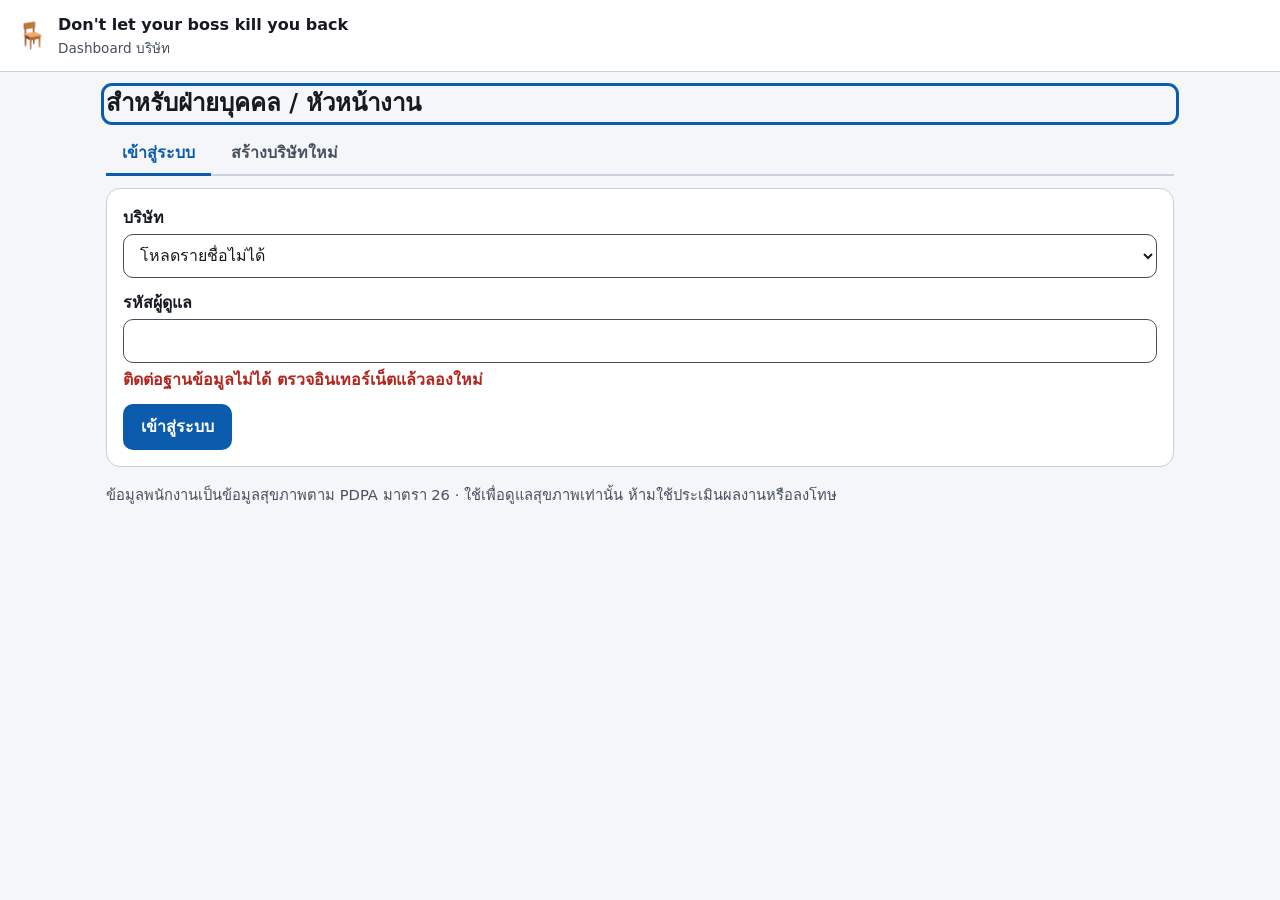
<file: hr/index.html>
<!DOCTYPE html>
<html lang="th">
<head>
  <meta charset="utf-8">
  <meta name="viewport" content="width=device-width, initial-scale=1">
  <title>Dashboard บริษัท — Don't let your boss kill you back</title>
  <link rel="stylesheet" href="style.css">
</head>
<body>
  <a class="skip-link" href="#main">ข้ามไปเนื้อหาหลัก</a>
  <header class="topbar">
    <div class="brand"><span aria-hidden="true">🪑</span>
      <div><p class="brand-name">Don't let your boss kill you back</p><p class="brand-sub" id="brand-sub">Dashboard บริษัท</p></div>
    </div>
    <div class="top-actions">
      <button type="button" class="btn small" id="btn-logout" hidden>ออกจากระบบ</button>
    </div>
  </header>

  <main id="main" tabindex="-1">
    <!-- ตั้งค่าการเชื่อมต่อ (ถ้า config.js ยังว่าง) -->
    <section id="view-setup" class="view" aria-labelledby="h-setup" hidden>
      <h1 id="h-setup" tabindex="-1">เชื่อมต่อฐานข้อมูล</h1>
      <p>ใส่ค่าจาก Supabase → Project Settings → API Keys (ทำครั้งเดียวต่อเครื่อง หรือใส่ไว้ในไฟล์ <code>config.js</code>)</p>
      <form id="setup-form" class="card stack" novalidate>
        <div class="field">
          <label for="sb-url">Project URL</label>
          <input id="sb-url" type="url" inputmode="url" autocomplete="off" placeholder="https://xxxx.supabase.co" aria-describedby="sb-url-err" required>
          <p class="field-err" id="sb-url-err" aria-live="polite"></p>
        </div>
        <div class="field">
          <label for="sb-key">คีย์ publishable / anon (ห้ามใช้คีย์ secret)</label>
          <input id="sb-key" type="text" autocomplete="off" spellcheck="false" aria-describedby="sb-key-err" required>
          <p class="field-err" id="sb-key-err" aria-live="polite"></p>
        </div>
        <p class="field-err" id="setup-err" role="alert"></p>
        <div class="actions"><button type="submit" class="btn primary">บันทึกและเชื่อมต่อ</button></div>
      </form>
    </section>

    <!-- ล็อกอิน / สร้างบริษัท -->
    <section id="view-login" class="view" aria-labelledby="h-login" hidden>
      <h1 id="h-login" tabindex="-1">สำหรับฝ่ายบุคคล / หัวหน้างาน</h1>
      <div class="tabs" role="tablist" aria-label="เลือกการใช้งาน">
        <button type="button" role="tab" id="tab-login" aria-selected="true" aria-controls="panel-login">เข้าสู่ระบบ</button>
        <button type="button" role="tab" id="tab-create" aria-selected="false" aria-controls="panel-create" tabindex="-1">สร้างบริษัทใหม่</button>
      </div>
      <div id="panel-login" role="tabpanel" aria-labelledby="tab-login">
        <form id="login-form" class="card stack" novalidate>
          <div class="field">
            <label for="login-company">บริษัท</label>
            <select id="login-company" aria-describedby="login-company-err" required></select>
            <p class="field-err" id="login-company-err" aria-live="polite"></p>
          </div>
          <div class="field">
            <label for="login-password">รหัสผู้ดูแล</label>
            <input id="login-password" type="password" autocomplete="current-password" aria-describedby="login-password-err" required>
            <p class="field-err" id="login-password-err" aria-live="polite"></p>
          </div>
          <p class="field-err" id="login-err" role="alert"></p>
          <div class="actions"><button type="submit" class="btn primary" id="btn-login">เข้าสู่ระบบ</button></div>
        </form>
      </div>
      <div id="panel-create" role="tabpanel" aria-labelledby="tab-create" hidden>
        <form id="create-form" class="card stack" novalidate>
          <div class="field">
            <label for="co-name">ชื่อบริษัท (พนักงานจะเห็นชื่อนี้ในรายการ)</label>
            <input id="co-name" type="text" maxlength="60" autocomplete="organization" aria-describedby="co-name-err" required>
            <p class="field-err" id="co-name-err" aria-live="polite"></p>
          </div>
          <div class="field">
            <label for="co-admin">รหัสผู้ดูแล (อย่างน้อย 8 ตัว ใช้ล็อกอินหน้านี้)</label>
            <input id="co-admin" type="password" autocomplete="new-password" aria-describedby="co-admin-err" required>
            <p class="field-err" id="co-admin-err" aria-live="polite"></p>
          </div>
          <div class="field">
            <label for="co-admin2">ยืนยันรหัสผู้ดูแล</label>
            <input id="co-admin2" type="password" autocomplete="new-password" aria-describedby="co-admin2-err" required>
            <p class="field-err" id="co-admin2-err" aria-live="polite"></p>
          </div>
          <div class="field">
            <label for="co-join">รหัสพนักงาน (อย่างน้อย 6 ตัว แจกให้พนักงานใช้เข้าร่วม ต้องไม่ซ้ำกับรหัสผู้ดูแล)</label>
            <input id="co-join" type="text" autocomplete="off" aria-describedby="co-join-err" required>
            <p class="field-err" id="co-join-err" aria-live="polite"></p>
          </div>
          <p class="field-err" id="create-err" role="alert"></p>
          <div class="actions"><button type="submit" class="btn primary" id="btn-create">สร้างบริษัท</button></div>
        </form>
      </div>
      <p class="hint">ข้อมูลพนักงานเป็นข้อมูลสุขภาพตาม PDPA มาตรา 26 · ใช้เพื่อดูแลสุขภาพเท่านั้น ห้ามใช้ประเมินผลงานหรือลงโทษ</p>
    </section>

    <!-- ภาพรวม -->
    <section id="view-dash" class="view" aria-labelledby="h-dash" hidden>
      <div class="row-between">
        <h1 id="h-dash" tabindex="-1">ภาพรวมบริษัท</h1>
        <div class="actions">
          <button type="button" class="btn small" id="btn-pause" aria-pressed="false">หยุดอัปเดตอัตโนมัติ</button>
          <button type="button" class="btn small" id="btn-refresh">รีเฟรช</button>
        </div>
      </div>
      <p class="hint" id="dash-updated" aria-live="polite"></p>
      <div class="kpis" id="kpis"></div>

      <article class="card" aria-labelledby="h-trend">
        <h2 id="h-trend">ท่านั่ง 7 วันล่าสุด (ทั้งบริษัท)</h2>
        <div id="trend-chart"></div>
        <details><summary>ดูเป็นตาราง</summary><div class="table-wrap"><table id="trend-table"></table></div></details>
      </article>

      <article class="card" aria-labelledby="h-emp">
        <div class="row-between">
          <h2 id="h-emp">พนักงาน</h2>
          <div class="field inline">
            <label for="dept-filter">แผนก</label>
            <select id="dept-filter"></select>
          </div>
        </div>
        <div class="table-wrap"><table id="emp-table"><caption class="visually-hidden">รายชื่อพนักงานและสถานะท่านั่ง</caption></table></div>
        <p class="hint">“โต๊ะ #รหัส” = พนักงานไม่ยินยอมให้แสดงชื่อ · สถานะสดอัปเดตทุก 10 วินาที</p>
      </article>

      <details class="card danger-zone">
        <summary>ตั้งค่าบริษัท</summary>
        <p>ลบบริษัท: ลบข้อมูลพนักงานทุกคนและบริษัทออกจากระบบถาวร</p>
        <button type="button" class="btn danger" id="btn-delete-company">ลบบริษัทนี้</button>
      </details>
    </section>

    <!-- รายบุคคล -->
    <section id="view-emp" class="view" aria-labelledby="h-emp-detail" hidden>
      <button type="button" class="btn small" id="btn-back">← กลับไปภาพรวม</button>
      <h1 id="h-emp-detail" tabindex="-1">พนักงาน</h1>
      <p id="emp-meta"></p>
      <div class="kpis" id="emp-kpis"></div>
      <article class="card" aria-labelledby="h-emp-trend">
        <h2 id="h-emp-trend">14 วันล่าสุด</h2>
        <div id="emp-chart"></div>
        <div class="table-wrap"><table id="emp-days"></table></div>
      </article>
      <details class="card danger-zone">
        <summary>นำพนักงานออก</summary>
        <p>ลบโต๊ะนี้และสถิติทั้งหมดของโต๊ะนี้ออกจากบริษัท พนักงานต้องเข้าร่วมใหม่ถ้าจะใช้ต่อ</p>
        <button type="button" class="btn danger" id="btn-remove-emp">นำพนักงานคนนี้ออก</button>
      </details>
    </section>

    <p id="status" class="message" role="status" aria-live="polite"></p>
  </main>

  <script src="../config.js"></script>
  <script src="app.js"></script>
</body>
</html>
</file>
<file: style.css>
/* Don't let your boss kill you back — v6 ตามดีไซน์ canvas (claymorphism + low-poly) · WCAG 2.2 AA */
:root {
  --fs: 1;
  --bg: #EEF2F7; --surface: #FFFFFF; --surface-2: #F4F6FA; --ink: #1F2430; --muted: #545B6B; --line: #DCE2EC; --field: #7C8496;
  --good: #2457D6; --good-soft: #DCE6FF; --good-deep: #1A43A8;
  --bad: #A53F0B; --bad-soft: #FFE4D3; --bad-fill: #EE7A35;
  --warn: #5C4300; --warn-soft: #FFF3D1;
  --dark: #1F2430; --on-dark: #FFFFFF; --dark-muted: #D3D8E2; --ring-bg: #3A4152; --ring-fg: #9DB8FF;
  --focus: #1A43A8;
  --clay: 10px 14px 30px rgba(70, 86, 120, .16), inset -5px -7px 14px rgba(120, 135, 170, .16), inset 5px 7px 14px rgba(255, 255, 255, .85);
  --clay-sm: 6px 8px 16px rgba(70, 86, 120, .14), inset -3px -4px 8px rgba(120, 135, 170, .14), inset 3px 4px 8px rgba(255, 255, 255, .85);
  --clay-good: 10px 14px 30px rgba(70, 86, 120, .16), inset -5px -7px 14px rgba(60, 90, 190, .16), inset 5px 7px 14px rgba(255, 255, 255, .7);
  --clay-bad: 10px 14px 30px rgba(70, 86, 120, .16), inset -5px -7px 14px rgba(200, 100, 40, .16), inset 5px 7px 14px rgba(255, 255, 255, .7);
  --clay-dark: 10px 14px 30px rgba(31, 36, 48, .28), inset -5px -7px 14px rgba(0, 0, 0, .35), inset 5px 7px 14px rgba(255, 255, 255, .12);
  --font: "Anuphan", system-ui, -apple-system, "Segoe UI", "Noto Sans Thai", "Leelawadee UI", Tahoma, sans-serif;
}
[data-theme="dark"] {
  --bg: #12161F; --surface: #1C2230; --surface-2: #232A3A; --ink: #E8EDF5; --muted: #B3BBCB; --line: #323B4E; --field: #8C96A9;
  --good: #8FB0FF; --good-soft: #1F2B4A; --good-deep: #B9CCFF;
  --bad: #FFAE85; --bad-soft: #3B2418; --bad-fill: #EE7A35;
  --warn: #FFE29A; --warn-soft: #3A2F10;
  --dark: #0B0E15; --on-dark: #FFFFFF; --dark-muted: #C9D0DD; --ring-bg: #2A3142;
  --focus: #B9CCFF;
  --clay: 0 10px 26px rgba(0, 0, 0, .4); --clay-sm: 0 6px 14px rgba(0, 0, 0, .35); --clay-good: var(--clay); --clay-bad: var(--clay); --clay-dark: var(--clay);
}
* { box-sizing: border-box; }
[hidden] { display: none !important; }
html { font-size: calc(100% * var(--fs)); -webkit-text-size-adjust: 100%; }
body { margin: 0; min-height: 100vh; background: var(--bg); color: var(--ink); font-family: var(--font); line-height: 1.55; padding-bottom: calc(6.5rem + env(safe-area-inset-bottom)); }
h1, h2, p { margin: 0; }
h1 { font-weight: 700; font-size: 2rem; line-height: 1.1; letter-spacing: -.5px; }
h2 { font-weight: 600; font-size: 1.05rem; line-height: 1.3; }
a { color: var(--good); text-underline-offset: 3px; }
a:hover { color: var(--good-deep); }
:focus-visible { outline: 3px solid var(--focus); outline-offset: 3px; border-radius: 8px; }
.visually-hidden { position: absolute !important; width: 1px; height: 1px; overflow: hidden; clip: rect(0 0 0 0); white-space: nowrap; }
.skip { position: absolute; left: .5rem; top: -4rem; background: var(--dark); color: var(--on-dark); padding: .75rem 1rem; border-radius: 12px; z-index: 50; }
.skip:focus { top: .5rem; }
.center { text-align: center; margin-top: 1rem; }
.hint { color: var(--muted); font-size: .9rem; }
.err { color: var(--bad); font-weight: 600; font-size: .9rem; display: block; }
.err:empty, .hint:empty { display: none; }
.ok-msg { color: var(--good-deep); font-weight: 600; }
.ok-msg:empty { display: none; }

/* ---------- หัว ---------- */
.topbar { display: flex; align-items: center; justify-content: space-between; gap: .75rem; padding: 1rem 1.1rem .4rem; max-width: 46rem; margin: 0 auto; }
.brand { display: flex; align-items: center; gap: .7rem; min-width: 0; }
.brand svg { flex: none; }
.app-name { font-weight: 700; font-size: .95rem; line-height: 1.25; }
.conn { display: flex; align-items: center; gap: .45rem; font-size: .85rem; color: var(--muted); }
.dot { width: .7rem; height: .7rem; border-radius: 50%; background: var(--field); flex: none; }
.conn.on .dot { background: var(--good); box-shadow: 0 0 0 4px var(--good-soft); }
.conn.off .dot { background: var(--bad); box-shadow: 0 0 0 4px var(--bad-soft); }
.help-btn { flex: none; width: 46px; height: 46px; border-radius: 16px; border: 1.5px solid var(--field); background: var(--surface); color: var(--good-deep); font: 700 1.25rem var(--font); cursor: pointer; box-shadow: var(--clay-sm); }

/* ---------- แถบแจ้ง ---------- */
.cfg-banner, .net-banner { margin: .5rem auto 0; max-width: 44rem; width: calc(100% - 2rem); background: var(--warn-soft); color: var(--warn); border: 2px solid var(--warn); border-radius: 16px; padding: .7rem 1rem; font-weight: 700; }
.alert-banner { position: sticky; top: .5rem; z-index: 20; display: flex; align-items: center; gap: .75rem; margin: .5rem auto 0; max-width: 44rem; width: calc(100% - 1.5rem); background: var(--surface); border: 2px solid var(--bad); border-radius: 22px; padding: .7rem .9rem; box-shadow: 0 12px 28px rgba(42, 40, 38, .16); }
.alert-title { font-weight: 700; color: var(--bad); }
.alert-sub { font-size: .9rem; color: var(--muted); }

/* ---------- โครงหน้า ---------- */
main { max-width: 46rem; margin: 0 auto; padding: .5rem 1rem 1rem; outline: none; }
.view-head { padding: .6rem .25rem 1rem; }
.greet { color: var(--muted); font-size: .9rem; }
.greet:empty { display: none; }
.home-grid, .stats-grid, .settings-grid { display: flex; flex-direction: column; gap: .9rem; }
.card { background: var(--surface); border-radius: 28px; padding: 1rem 1.15rem; box-shadow: var(--clay); }
.card > h2 { margin-bottom: .4rem; }
.card-head { display: flex; align-items: center; justify-content: space-between; gap: .5rem; flex-wrap: wrap; }
.tile { display: inline-grid; place-items: center; width: 46px; height: 46px; border-radius: 16px; background: var(--surface-2); flex: none; box-shadow: var(--clay-sm); }
.eyebrow { font-size: .85rem; font-weight: 600; color: var(--good-deep); letter-spacing: .2px; }

/* ---------- ปุ่ม ---------- */
.btn { display: inline-flex; align-items: center; justify-content: center; gap: .4rem; min-height: 46px; padding: .55rem 1.2rem; border-radius: 999px; border: 1.5px solid var(--field); background: var(--surface); color: var(--ink); font: 600 1rem var(--font); cursor: pointer; text-decoration: none; }
.btn.dark { background: var(--dark); border-color: var(--dark); color: var(--on-dark); box-shadow: var(--clay-dark); }
[data-theme="dark"] .btn.dark { background: var(--good); border-color: var(--good); color: #0B1424; }
.btn.danger { border-color: var(--bad); color: var(--bad); }
.btn.block { width: 100%; margin-top: .8rem; min-height: 52px; font-size: 1.05rem; }
.btn.sm { min-height: 44px; padding: .4rem 1rem; }
.btn.icon-only { width: 46px; padding: 0; }
.btn svg { width: 20px; height: 20px; }
.btn[disabled] { opacity: .6; cursor: progress; }
.btn-row { display: flex; flex-wrap: wrap; gap: .6rem; margin-top: .75rem; }
.btn-row.tight { margin-top: 0; }

/* ---------- การ์ดสถานะ (hero) ---------- */
.hero { position: relative; border-radius: 32px; padding: 1.2rem 1.15rem 1rem; background: var(--surface); box-shadow: var(--clay); overflow: hidden; }
.hero.good, .hero.summary { background: var(--good-soft); box-shadow: var(--clay-good); }
.hero.bad { background: var(--bad-soft); box-shadow: var(--clay-bad); }
.hero.bad .eyebrow, .hero.bad .posture-name { color: var(--bad); }
.hero-top { display: flex; align-items: flex-start; gap: .5rem; }
.hero-text { flex: 1 1 0; min-width: 0; position: relative; z-index: 1; }
.posture-name { font-weight: 700; font-size: 1.75rem; line-height: 1.12; color: var(--good-deep); margin: .1rem 0 .4rem; }
.hero:not(.good):not(.bad) .posture-name { color: var(--ink); }
.posture-sub { font-size: .95rem; line-height: 1.45; margin-bottom: .6rem; }
.posture-sub:empty { display: none; }
.badge { display: inline-flex; align-items: center; gap: .3rem; background: var(--surface); border-radius: 999px; padding: .25rem .8rem; font-weight: 700; font-size: .85rem; color: var(--good-deep); }
.hero.bad .badge { color: var(--bad); }
.badge:empty { display: none; }
.hero-art { margin: -.5rem -1.2rem 0 0; flex: 0 0 52%; max-width: 230px; }
.hero-art svg { width: 100%; height: auto; display: block; }
.mini-grid { display: grid; grid-template-columns: repeat(2, minmax(0, 1fr)); gap: .5rem; margin: .7rem 0 0; }
.mini-grid.three { grid-template-columns: repeat(3, minmax(0, 1fr)); }
.mini { background: var(--surface); border-radius: 20px; padding: .6rem .85rem; min-width: 0; }
.mini dt { font-size: .78rem; color: var(--muted); }
.mini dd { margin: 0; }
.mini .num { font-weight: 700; font-size: 1.75rem; line-height: 1.15; }
.mini .unit { font-size: .85rem; font-weight: 600; margin-left: .2rem; }
.mini .txt { font-weight: 700; font-size: 1rem; line-height: 1.35; overflow-wrap: anywhere; }
.mini .note { font-size: .78rem; color: var(--muted); }
.chip { font-size: .78rem; font-weight: 700; }
.chip:empty { display: none; }
.chip.ok { color: var(--good-deep); }
.chip.no { color: var(--bad); }

/* ---------- พักสายตา ---------- */
.relax-card { background: var(--dark); color: var(--on-dark); box-shadow: var(--clay-dark); }
.i-btn { width: 44px; height: 44px; border-radius: 50%; border: 1.5px solid #9AA3B5; background: transparent; color: var(--on-dark); font: italic 700 1.05rem Georgia, serif; cursor: pointer; flex: none; }
.relax-row { display: flex; align-items: center; gap: .9rem; margin-top: .4rem; }
.ring { position: relative; width: 84px; height: 84px; flex: none; }
.ring svg { width: 84px; height: 84px; }
.ring-bg { fill: none; stroke: var(--ring-bg); stroke-width: 8; }
.ring-fg { fill: none; stroke: var(--ring-fg); stroke-width: 8; stroke-linecap: round; transition: stroke-dashoffset .6s; }
.ring-ic { position: absolute; inset: 0; display: grid; place-items: center; }
.relax-text { min-width: 0; }
.timer { font-weight: 700; font-size: clamp(2rem, 10vw, 2.5rem); line-height: 1; font-variant-numeric: tabular-nums; letter-spacing: .5px; }
.relax-rule { font-size: .85rem; color: var(--dark-muted); margin-top: .3rem; }
.relax-btns { display: flex; gap: .5rem; margin-top: .8rem; }
.pill-btn { flex: 1; min-height: 46px; border-radius: 999px; border: 0; background: #FFFFFF; color: #1F2430; font: 600 1rem var(--font); display: flex; align-items: center; justify-content: center; gap: .4rem; cursor: pointer; }
.pill-btn svg { width: 18px; height: 18px; fill: currentColor; }
.ring-btn { width: 46px; height: 46px; border-radius: 50%; border: 1.5px solid #9AA3B5; background: transparent; color: var(--on-dark); display: grid; place-items: center; cursor: pointer; flex: none; }
.ring-btn svg { width: 20px; height: 20px; }
.relax-card :focus-visible { outline-color: #FFFFFF; }
.relax-state { font-size: .85rem; color: var(--dark-muted); margin-top: .5rem; }
.relax-state:empty { display: none; }

/* ---------- ปรับเทียบ ---------- */
.warn-card { background: var(--warn-soft); color: var(--warn); }
.warn-head { display: flex; align-items: center; gap: .7rem; margin-bottom: .4rem; }
.warn-card p { margin-bottom: .7rem; }

/* ---------- เส้นทางวันนี้ ---------- */
.streak { display: inline-flex; align-items: center; gap: .25rem; background: var(--warn-soft); color: var(--warn); border-radius: 999px; padding: .15rem .7rem .15rem .25rem; font-weight: 700; font-size: .8rem; }
.path-big { display: flex; align-items: baseline; gap: .6rem; margin: .3rem 0 .7rem; }
.big-pct { font-weight: 700; font-size: 2.5rem; line-height: 1; }
.path-note { font-size: .85rem; color: var(--muted); line-height: 1.35; }
.delta { color: var(--good-deep); font-weight: 600; }
.delta.down { color: var(--bad); }
.timeline { display: flex; height: 28px; border-radius: 999px; overflow: hidden; background: var(--line); }
.tl-h { flex: 1; display: flex; flex-direction: column-reverse; }
.tl-h + .tl-h { border-left: 2px solid var(--surface); }
.tl-g { background: var(--good); }
.tl-b { background: repeating-linear-gradient(45deg, var(--bad-fill) 0 4px, var(--bad-soft) 4px 8px); }
.tl-axis { display: flex; justify-content: space-between; font-size: .72rem; color: var(--muted); margin-top: .25rem; }
.legend { display: flex; flex-wrap: wrap; gap: .8rem; font-size: .8rem; color: var(--muted); margin-top: .5rem; }
.legend > span { display: inline-flex; align-items: center; gap: .35rem; }
.legend i { width: 12px; height: 12px; border-radius: 4px; display: inline-block; }
.sw-good { background: var(--good); }
.sw-bad { background: repeating-linear-gradient(45deg, var(--bad-fill) 0 3px, var(--bad-soft) 3px 6px); border: 1px solid var(--bad); }
.sw-idle { background: var(--line); border: 1px solid var(--field); }

/* ---------- สถิติ ---------- */
.seg { display: inline-flex; background: var(--line); border-radius: 999px; padding: 4px; gap: 2px; }
.seg.big { display: flex; margin: 0 0 .9rem; }
.seg-btn { flex: 1; min-height: 44px; min-width: 44px; padding: .3rem .9rem; border: 1.5px solid transparent; border-radius: 999px; background: transparent; color: var(--muted); font: 600 .95rem var(--font); cursor: pointer; }
.seg-btn[aria-pressed="true"] { background: var(--surface); color: var(--ink); font-weight: 700; border-color: var(--field); box-shadow: 0 2px 8px rgba(42, 40, 38, .1); }
.sum-top { display: flex; align-items: center; flex-wrap: wrap; gap: .6rem; margin: .1rem 0 .4rem; }
.sum-pct { font-weight: 700; font-size: 3.2rem; line-height: 1; color: var(--good-deep); }
.pill { display: inline-flex; align-items: center; gap: .25rem; background: var(--surface); color: var(--good-deep); border-radius: 999px; padding: .2rem .7rem; font-weight: 700; font-size: .85rem; }
.pill.down { color: var(--bad); }
.summary .mini .txt { font-size: 1.2rem; }
.chart-card { position: relative; }
.tip { background: var(--dark); color: var(--on-dark); border-radius: 16px; padding: .5rem .8rem; font-size: .85rem; line-height: 1.5; margin: .5rem 0 0; box-shadow: 0 10px 24px rgba(42, 40, 38, .25); }
.tip:empty { display: none; }
.chart-wrap { margin-top: .6rem; }
.chart-wrap svg { width: 100%; height: auto; display: block; }
.chart-wrap text { fill: var(--muted); font-size: 11px; font-family: var(--font); }
.chart-wrap .pt { cursor: pointer; }
.day-btns { display: grid; grid-template-columns: repeat(7, minmax(0, 1fr)); gap: .25rem; margin-top: .3rem; }
.day-btn { min-height: 44px; border-radius: 14px; border: 1.5px solid transparent; background: transparent; color: var(--muted); font: 600 .9rem var(--font); cursor: pointer; padding: 0; }
.day-btn[aria-pressed="true"] { border-color: var(--ink); color: var(--ink); font-weight: 700; }
.table-toggle { margin-top: .6rem; }
.table-toggle summary { min-height: 44px; display: flex; align-items: center; cursor: pointer; color: var(--good); font-weight: 600; }
.table-wrap { overflow-x: auto; }
table { border-collapse: collapse; width: 100%; font-size: .9rem; }
th, td { text-align: left; padding: .4rem .5rem; border-bottom: 1px solid var(--line); white-space: nowrap; }
.insight { display: flex; gap: .8rem; align-items: flex-start; }
.insight p { font-size: .95rem; line-height: 1.5; margin-top: .15rem; }
.day-list { list-style: none; margin: 0; padding: 0; }
.day-list li { display: flex; align-items: center; gap: .7rem; padding: .7rem 0; border-top: 1px solid var(--line); }
.day-list li:first-child { border-top: 0; }
.day-list .dl-text { flex: 1; min-width: 0; }
.day-list .dl-date { font-weight: 600; }
.day-list .dl-sub { font-size: .8rem; color: var(--muted); }
.day-list .dl-time { background: var(--good-soft); color: var(--good-deep); border-radius: 999px; padding: .3rem .75rem; font-weight: 700; font-size: .9rem; white-space: nowrap; }

/* ---------- ตั้งค่า ---------- */
.group > h2 { margin-bottom: .2rem; }
.row { display: flex; align-items: center; gap: .75rem; padding: .6rem 0; border-top: 1px solid var(--line); }
.group > h2 + .row { border-top: 0; }
.row-text { flex: 1; min-width: 0; display: flex; flex-direction: column; }
.row-title { font-weight: 600; }
.sub { color: var(--muted); font-size: .82rem; font-weight: 400; }
.sub:empty { display: none; }
fieldset.row { margin: 0; padding: .6rem 0; border: 0; border-top: 1px solid var(--line); min-width: 0; }
fieldset.row legend { float: left; padding: 0; }
.field-row { flex-wrap: wrap; }
.num-in { width: 5.5rem; min-height: 46px; padding: .4rem .6rem; font: 600 1.05rem var(--font); color: var(--ink); background: var(--surface); border: 1.5px solid var(--field); border-radius: 14px; text-align: center; }
.pair-inputs { display: flex; align-items: center; gap: .35rem; }
.pair-inputs .num-in { width: 4.6rem; }
[aria-invalid="true"] { border-color: var(--bad) !important; border-width: 2px !important; }
.save-row { display: flex; align-items: center; gap: .8rem; flex-wrap: wrap; padding-top: .7rem; border-top: 1px solid var(--line); }
.warn-text { color: var(--warn); background: var(--warn-soft); border-radius: 12px; padding: .5rem .75rem; font-size: .85rem; margin: .2rem 0 .4rem; }
.switch { position: relative; width: 56px; min-height: 44px; border: 0; background: transparent; cursor: pointer; padding: 0; flex: none; }
.switch span { position: absolute; left: 0; top: 6px; width: 54px; height: 32px; border-radius: 999px; background: var(--field); transition: background .2s; }
.switch span::after { content: ""; position: absolute; top: 3px; left: 3px; width: 26px; height: 26px; border-radius: 50%; background: #FFFFFF; transition: transform .2s; box-shadow: 0 1px 3px rgba(0, 0, 0, .25); }
.switch[aria-checked="true"] span { background: var(--good); }
.switch[aria-checked="true"] span::after { transform: translateX(22px); }
.seg.small .seg-btn { padding: .3rem .75rem; font-size: .9rem; }

/* ---------- จับคู่ ---------- */
.pair-wrap { max-width: 30rem; margin: 0 auto; }
.pair-hero { display: flex; justify-content: center; margin: .5rem 0 -1.5rem; }
.pair-art { width: min(260px, 70vw); }
.pair-art svg { width: 100%; height: auto; display: block; }
.pair-card { padding: 1.3rem 1.2rem; }
.pair-card h1 { font-size: 1.6rem; margin-bottom: .4rem; }
.pair-steps { list-style: none; padding: 0; margin: .8rem 0; display: grid; gap: .45rem; }
.pair-steps li { display: flex; align-items: center; gap: .6rem; }
.step-n { width: 28px; height: 28px; border-radius: 50%; background: var(--good-soft); color: var(--good-deep); display: grid; place-items: center; font-weight: 700; flex: none; }
label { font-weight: 600; display: block; margin: .6rem 0 .25rem; }
.row label.row-title { margin: 0; }
#pair-code { width: 100%; min-height: 58px; padding: .5rem .8rem; font: 700 1.5rem ui-monospace, Consolas, monospace; letter-spacing: .14em; text-transform: uppercase; text-align: center; color: var(--ink); background: var(--surface); border: 2px solid var(--field); border-radius: 18px; }
.pair-lang { margin-top: .9rem; display: flex; justify-content: center; }
input[type="text"], input[type="password"], select { width: 100%; min-height: 48px; padding: .55rem .8rem; font: inherit; color: var(--ink); background: var(--surface); border: 1.5px solid var(--field); border-radius: 14px; }
.check { display: flex; gap: .6rem; align-items: flex-start; margin: .7rem 0; }
.check input { width: 24px; height: 24px; margin: .25rem 0 0; flex: none; accent-color: var(--good); }
.check label { margin: 0; font-weight: 500; }
.field { margin: .4rem 0; border: 0; padding: 0; }

/* ---------- เมนู (มือถือ: แคปซูลลอยล่าง) ---------- */
.tabbar { position: fixed; left: 1rem; right: 1rem; bottom: calc(1rem + env(safe-area-inset-bottom)); z-index: 30; display: flex; gap: 4px; padding: 6px; background: var(--surface); border: 1px solid var(--line); border-radius: 999px; box-shadow: var(--clay); max-width: 30rem; margin: 0 auto; }
.side-brand { display: none; }
.tab { flex: 1; display: flex; align-items: center; justify-content: center; gap: .35rem; min-height: 50px; border-radius: 999px; text-decoration: none; color: var(--muted); font-weight: 600; font-size: .9rem; }
.tab svg { width: 26px; height: 26px; flex: none; }
.tab[aria-current="page"] { background: var(--dark); color: var(--on-dark); }
[data-theme="dark"] .tab[aria-current="page"] { background: var(--good); color: #0B1424; }

/* ---------- หน้าต่าง ---------- */
dialog { border: 0; border-radius: 28px; padding: 1.3rem; width: min(30rem, calc(100% - 2rem)); background: var(--surface); color: var(--ink); box-shadow: 0 20px 50px rgba(0, 0, 0, .35); font-family: var(--font); }
dialog::backdrop { background: rgba(10, 15, 25, .55); }
.steps { padding-left: 1.4rem; }
.steps li { margin-bottom: .5rem; }
.toast { position: fixed; left: 50%; bottom: calc(6.5rem + env(safe-area-inset-bottom)); transform: translateX(-50%); background: var(--dark); color: var(--on-dark); padding: .65rem 1.1rem; border-radius: 16px; max-width: calc(100% - 2rem); font-weight: 600; z-index: 40; box-shadow: var(--clay-dark); }
.toast:empty { display: none; }

/* ---------- ภาพเคลื่อนไหว (ปิดเองเมื่อผู้ใช้ตั้งลดการเคลื่อนไหว) ---------- */
.lp-body { transform-box: fill-box; transform-origin: 50% 100%; animation: lpBreathe 3.4s ease-in-out infinite; }
.lp-head { transform-box: fill-box; transform-origin: 50% 90%; animation: lpNod 3.4s ease-in-out infinite; }
.lp-arm { transform-box: fill-box; transform-origin: 0% 0%; animation: lpType .9s ease-in-out infinite; }
.lp-lean { transform-box: fill-box; transform-origin: 20% 100%; animation: lpLean 2.6s ease-in-out infinite; }
.lp-back { transform-box: fill-box; transform-origin: 30% 100%; animation: lpBack 2.6s ease-in-out infinite; }
.lp-bubble { transform-box: fill-box; transform-origin: 50% 100%; animation: lpPop 1.3s ease-in-out infinite; }
.lp-beam { animation: lpBeam 1.2s linear infinite; }
.lp-float { animation: lpFloat 4s ease-in-out infinite; }
@keyframes lpBreathe { 0%, 100% { transform: translateY(0); } 50% { transform: translateY(-2.5px); } }
@keyframes lpNod { 0%, 100% { transform: rotate(0); } 50% { transform: rotate(-4deg); } }
@keyframes lpType { 0%, 100% { transform: rotate(0); } 50% { transform: rotate(4deg); } }
@keyframes lpLean { 0%, 100% { transform: rotate(14deg); } 50% { transform: rotate(19deg); } }
@keyframes lpBack { 0%, 100% { transform: rotate(-12deg); } 50% { transform: rotate(-16deg); } }
@keyframes lpPop { 0%, 100% { transform: translateY(0) scale(1); } 50% { transform: translateY(-4px) scale(1.08); } }
@keyframes lpBeam { to { stroke-dashoffset: -16; } }
@keyframes lpFloat { 0%, 100% { transform: translateY(0); } 50% { transform: translateY(-6px); } }
@media (prefers-reduced-motion: reduce) {
  *, .lp-body, .lp-head, .lp-arm, .lp-lean, .lp-back, .lp-bubble, .lp-beam, .lp-float { animation: none !important; transition: none !important; }
  .lp-lean { transform: rotate(16deg); } .lp-back { transform: rotate(-14deg); }
}

/* ---------- จอเล็ก ---------- */
@media (max-width: 380px) {
  .hero-art { flex-basis: 46%; }
  .posture-name { font-size: 1.5rem; }
  .mini-grid.three { grid-template-columns: 1fr 1fr; }
  .tab span { font-size: .8rem; }
}

/* ---------- คอม ≥ 1024px: เมนูข้าง + 2 คอลัมน์ (ตามบอร์ด Desktop) ---------- */
@media (min-width: 1024px) {
  body { padding: 0 0 2rem 300px; }
  body:has(#tabbar[hidden]) { padding-left: 0; }
  .topbar { max-width: 78rem; padding: 1.4rem 2rem .2rem; }
  body:not(:has(#tabbar[hidden])) .topbar .brand svg, body:not(:has(#tabbar[hidden])) .topbar .app-name { display: none; }
  main { max-width: 78rem; padding: .5rem 2rem 2rem; }
  .cfg-banner, .net-banner, .alert-banner { max-width: 74rem; width: calc(100% - 4rem); }
  h1 { font-size: 2.5rem; }
  .tabbar { top: 0; bottom: 0; left: 0; right: auto; width: 300px; max-width: none; margin: 0; flex-direction: column; gap: .35rem; padding: 1.6rem 1.2rem; border-radius: 0 32px 32px 0; border: 0; }
  .side-brand { display: flex; align-items: center; gap: .7rem; padding: 0 .3rem 1.2rem; }
  .side-brand p { font-weight: 700; font-size: .95rem; line-height: 1.25; }
  .tab { flex: none; justify-content: flex-start; gap: .8rem; min-height: 54px; padding: 0 1rem; border-radius: 18px; font-size: 1rem; }
  .tab:not([aria-current="page"]):hover { background: var(--surface-2); color: var(--ink); }
  .toast { bottom: 1.5rem; }
  .home-grid { display: grid; grid-template-columns: minmax(0, 1.7fr) minmax(0, 1fr); gap: 1.25rem; align-items: start; }
  .home-grid .hero { grid-row: span 3; padding: 1.8rem 2rem 1.5rem; border-radius: 36px; }
  .home-grid .hero-top { align-items: center; }
  .home-grid .posture-name { font-size: 2.6rem; }
  .home-grid .posture-sub { font-size: 1.05rem; max-width: 22rem; }
  .home-grid .hero-art { flex-basis: 55%; max-width: 380px; margin: 0; }
  .home-grid .mini-grid { grid-template-columns: repeat(4, minmax(0, 1fr)); }
  .home-grid .path-card { grid-column: 1 / -1; }
  .stats-grid { display: grid; grid-template-columns: minmax(0, 1.7fr) minmax(0, 1fr); gap: 1.25rem; align-items: start; }
  .stats-grid .chart-card { grid-column: 1; grid-row: 1 / span 3; }
  .seg.big { display: inline-flex; min-width: 22rem; }
  .settings-grid { display: grid; grid-template-columns: repeat(2, minmax(0, 1fr)); gap: 1.25rem; align-items: start; }
  .settings-form { display: contents; }
  .pair-wrap { max-width: 64rem; display: grid; grid-template-columns: 1fr 1fr; align-items: center; gap: 2rem; padding-top: 2rem; }
  .pair-hero { margin: 0; }
  .pair-art { width: 100%; max-width: 440px; }
  .pair-wrap > .center { grid-column: 1 / -1; }
}
@media (min-width: 1024px) { .settings-form { display: contents; } }
.settings-form { display: contents; }
/* แถวตั้งค่า: ถ้าที่ไม่พอ ให้ปุ่ม/ช่องกรอกลงบรรทัดใหม่ แทนการบีบข้อความเป็นคำละบรรทัด */
.row { flex-wrap: wrap; }
.row-text { flex: 1 1 6.5rem; }
.row > .seg, .row > .btn-row, .row > .pair-inputs, .row > .num-in { margin-left: auto; }
.seg-btn { white-space: nowrap; }

/* ================= เซสชันพักแบบมีคนพาทำ (v6.3) ================= */
.session-cta { width: 100%; margin-top: .8rem; min-height: 52px; background: var(--ring-fg); border-color: var(--ring-fg); color: #0B1424; font-weight: 700; font-size: 1.05rem; }
.session-info { font-size: .82rem; color: var(--dark-muted); margin-top: .45rem; }
.session-info:empty { display: none; }
.session-dlg { width: min(46rem, calc(100% - 1.5rem)); max-height: calc(100dvh - 1.5rem); overflow: auto; padding: 1.2rem 1.3rem; }
.ses-top { display: flex; align-items: flex-start; justify-content: space-between; gap: .8rem; }
.ses-top h2 { font-size: 1.4rem; }
.ses-meta { color: var(--muted); font-size: .9rem; margin-top: .15rem; }
.dark-i { color: var(--ink); border-color: var(--field); font: 700 1rem var(--font); font-style: normal; }
.ses-progress { list-style: none; display: flex; flex-wrap: wrap; gap: .35rem; padding: 0; margin: .9rem 0; }
.ses-progress li { font-size: .78rem; padding: .25rem .65rem; border-radius: 999px; background: var(--surface-2); color: var(--muted); border: 1.5px solid transparent; }
.ses-progress li.done { background: var(--good-soft); color: var(--good-deep); }
.ses-progress li.done::before { content: "✓ "; }
.ses-progress li.now { border-color: var(--ink); color: var(--ink); font-weight: 700; background: var(--surface); }
.ses-body { display: grid; grid-template-columns: 1fr; gap: .8rem; align-items: center; }
.ses-art { margin: 0; background: var(--good-soft); border-radius: 24px; padding: .6rem; display: grid; place-items: center; min-height: 180px; }
.ses-art svg { width: min(100%, 300px); height: auto; }
.ses-name { font-size: 1.5rem; font-weight: 700; line-height: 1.2; margin: .1rem 0 .4rem; }
.ses-how { margin: 0; padding-left: 1.2rem; display: grid; gap: .25rem; font-size: 1rem; }
.ses-why { font-size: .8rem; color: var(--muted); margin-top: .5rem; }
.ses-timer { display: flex; align-items: center; gap: 1rem; }
.big-ring { width: 104px; height: 104px; }
.big-ring svg { width: 104px; height: 104px; }
.big-ring .ring-bg { stroke: var(--line); }
.big-ring .ring-fg { stroke: var(--good); transition: stroke-dashoffset .25s linear; }
.ses-time { font-size: 2.2rem; font-weight: 700; font-variant-numeric: tabular-nums; }
.ses-cue { font-weight: 700; font-size: 1.1rem; color: var(--good-deep); flex: 1; }
.ses-btns { display: flex; flex-wrap: wrap; gap: .6rem; margin-top: 1rem; }
.ses-btns .btn { flex: 1 1 10rem; }
.ses-done { text-align: center; padding: 1rem 0 .5rem; }
.ses-done h3 { font-size: 1.5rem; margin: .4rem 0; }
.ses-done-art svg { animation: lpPop 1.3s ease-in-out infinite; }
/* ท่าในภาพประกอบ */
.ex-chin { animation: exChin 6s ease-in-out infinite; }
.ex-roll { transform-box: fill-box; transform-origin: 50% 0; animation: exRoll 2s linear infinite; }
.ex-open { transform-box: fill-box; transform-origin: 50% 100%; animation: exOpen 3s ease-in-out infinite; }
.ex-ext { transform-box: fill-box; transform-origin: 50% 100%; animation: exExt 3s ease-in-out infinite; }
.ex-look { animation: exLook 3s ease-in-out infinite; }
.ex-bob { animation: lpBreathe .8s ease-in-out infinite; }
.ex-legA { transform-box: fill-box; transform-origin: 50% 0; animation: exLegA .8s ease-in-out infinite; }
.ex-legB { transform-box: fill-box; transform-origin: 50% 0; animation: exLegA .8s ease-in-out infinite reverse; }
@keyframes exChin { 0%, 100% { transform: translateX(0); } 15%, 48% { transform: translateX(-7px); } }
@keyframes exRoll { 0% { transform: translate(0, 0); } 25% { transform: translate(0, -4px); } 50% { transform: translate(0, -1px) scaleX(1.03); } 75% { transform: translate(0, 2px); } 100% { transform: translate(0, 0); } }
@keyframes exOpen { 0%, 100% { transform: scaleX(1); } 50% { transform: scaleX(1.18); } }
@keyframes exExt { 0%, 100% { transform: rotate(8deg); } 50% { transform: rotate(-3deg); } }
@keyframes exLook { 0%, 100% { transform: translateX(0); } 50% { transform: translateX(6px); } }
@keyframes exLegA { 0%, 100% { transform: rotate(14deg); } 50% { transform: rotate(-14deg); } }
@media (prefers-reduced-motion: reduce) { .ex-chin, .ex-roll, .ex-open, .ex-ext, .ex-look, .ex-bob, .ex-legA, .ex-legB, .ses-done-art svg { animation: none !important; } }
@media (min-width: 720px) {
  .ses-body { grid-template-columns: minmax(0, 1fr) minmax(0, 1.1fr); grid-template-areas: "art text" "art timer"; }
  .ses-art { grid-area: art; min-height: 280px; } .ses-text { grid-area: text; } .ses-timer { grid-area: timer; }
}
</file>
<file: hr/style.css>
/* Dashboard บริษัท — WCAG 2.2 AA: contrast ≥ 4.5:1, focus เห็นชัด, ปุ่ม ≥ 44px, ไม่สื่อด้วยสีอย่างเดียว */
:root {
  --bg: #f4f6f9; --surface: #fff; --surface-2: #eef2f7; --text: #161a20; --muted: #47505e;
  --border: #c9d1dc; --primary: #0b5cad; --on-primary: #fff;
  --good: #146c2e; --good-bg: #e3f4e8; --bad: #b3261e; --bad-bg: #fde8e6; --na: #47505e; --na-bg: #eceff3;
  --radius: 14px;
}
@media (prefers-color-scheme: dark) {
  :root {
    --bg: #0f1216; --surface: #1a1f26; --surface-2: #232a33; --text: #eef1f5; --muted: #b6bfcb;
    --border: #3a4552; --primary: #7cb7ff; --on-primary: #0b1a2c;
    --good: #7ad79a; --good-bg: #173322; --bad: #ff9a90; --bad-bg: #3a1a18; --na: #b6bfcb; --na-bg: #262d36;
  }
}
* { box-sizing: border-box; }
[hidden] { display: none !important; }
body { margin: 0; background: var(--bg); color: var(--text); line-height: 1.6;
  font-family: "Sarabun", "Noto Sans Thai", "Leelawadee UI", "Segoe UI", system-ui, sans-serif; }
h1, h2 { line-height: 1.3; margin: 0 0 .5rem; } h1 { font-size: 1.5rem; } h2 { font-size: 1.15rem; }
p { margin: 0 0 .5rem; }
:focus-visible { outline: 3px solid var(--primary); outline-offset: 2px; border-radius: 6px; }
.visually-hidden { position: absolute !important; width: 1px; height: 1px; overflow: hidden; clip: rect(0 0 0 0); white-space: nowrap; }
.skip-link { position: absolute; left: 8px; top: -60px; background: var(--primary); color: var(--on-primary); padding: .6rem 1rem; border-radius: 8px; z-index: 10; }
.skip-link:focus { top: 8px; }
.topbar { display: flex; justify-content: space-between; align-items: center; gap: 12px; padding: 12px 16px;
  background: var(--surface); border-bottom: 1px solid var(--border); position: sticky; top: 0; z-index: 5; }
.brand { display: flex; gap: 10px; align-items: center; font-size: 1.6rem; }
.brand-name { font-weight: 700; font-size: 1rem; margin: 0; } .brand-sub { color: var(--muted); font-size: .85rem; margin: 0; }
main { max-width: 1100px; margin: 0 auto; padding: 16px; }
main:focus { outline: none; }
.card { background: var(--surface); border: 1px solid var(--border); border-radius: var(--radius); padding: 16px; margin: 0 0 16px; }
.stack > * + * { margin-top: 12px; }
.field label { display: block; font-weight: 600; margin-bottom: .2rem; }
.field.inline { display: flex; gap: 8px; align-items: center; } .field.inline label { margin: 0; }
input, select { font: inherit; min-height: 44px; padding: .5rem .75rem; border: 1px solid var(--muted); border-radius: 10px;
  background: var(--surface); color: var(--text); width: 100%; }
.field.inline select { width: auto; }
.field-err { color: var(--bad); font-weight: 600; margin: .25rem 0 0; } .field-err:empty { display: none; }
.hint { color: var(--muted); font-size: .92rem; }
.actions { display: flex; flex-wrap: wrap; gap: 8px; }
.row-between { display: flex; flex-wrap: wrap; justify-content: space-between; align-items: center; gap: 8px; margin-bottom: 8px; }
.btn { font: inherit; font-weight: 600; min-height: 44px; min-width: 44px; padding: .5rem 1rem; border-radius: 10px;
  border: 2px solid var(--primary); background: var(--surface); color: var(--primary); cursor: pointer; }
.btn.primary { background: var(--primary); color: var(--on-primary); }
.btn.danger { border-color: var(--bad); color: var(--bad); }
.btn.small { padding: .35rem .8rem; }
.btn:disabled { opacity: .6; cursor: not-allowed; }
.tabs { display: flex; gap: 4px; margin: 12px 0; border-bottom: 2px solid var(--border); }
.tabs [role=tab] { font: inherit; font-weight: 600; min-height: 44px; padding: .5rem 1rem; border: 0; background: none; color: var(--muted);
  border-bottom: 3px solid transparent; margin-bottom: -2px; cursor: pointer; }
.tabs [role=tab][aria-selected=true] { color: var(--primary); border-bottom-color: var(--primary); }
.kpis { display: grid; grid-template-columns: repeat(auto-fit, minmax(160px, 1fr)); gap: 12px; margin: 0 0 16px; }
.kpi { background: var(--surface); border: 1px solid var(--border); border-radius: var(--radius); padding: 14px; }
.kpi .v { font-size: 1.6rem; font-weight: 700; display: block; } .kpi .k { color: var(--muted); font-size: .92rem; }
.table-wrap { overflow-x: auto; }
table { border-collapse: collapse; width: 100%; font-size: .95rem; }
th, td { border-bottom: 1px solid var(--border); padding: .5rem .45rem; text-align: left; vertical-align: middle; }
thead th { color: var(--muted); font-weight: 600; }
.pill { display: inline-block; padding: .1rem .55rem; border-radius: 999px; font-weight: 600; font-size: .88rem; }
.pill.good { background: var(--good-bg); color: var(--good); } .pill.bad { background: var(--bad-bg); color: var(--bad); }
.pill.na { background: var(--na-bg); color: var(--na); }
.chart svg { width: 100%; height: auto; display: block; }
.legend { display: flex; gap: 16px; flex-wrap: wrap; font-size: .9rem; color: var(--muted); }
.sw { display: inline-block; width: 14px; height: 14px; border-radius: 3px; vertical-align: -2px; margin-right: 6px; }
.sw.good { background: var(--good); } .sw.bad { background: repeating-linear-gradient(45deg, var(--bad) 0 3px, var(--bad-bg) 3px 6px); border: 1px solid var(--bad); }
.message { position: fixed; left: 50%; transform: translateX(-50%); bottom: 16px; max-width: 92vw; margin: 0;
  background: var(--text); color: var(--bg); padding: .6rem 1rem; border-radius: 10px; }
.message:empty { display: none; }
.danger-zone summary { cursor: pointer; font-weight: 600; min-height: 44px; display: flex; align-items: center; }
details > summary { cursor: pointer; min-height: 44px; display: flex; align-items: center; }
code { background: var(--surface-2); padding: 0 .3rem; border-radius: 4px; }
</file>
